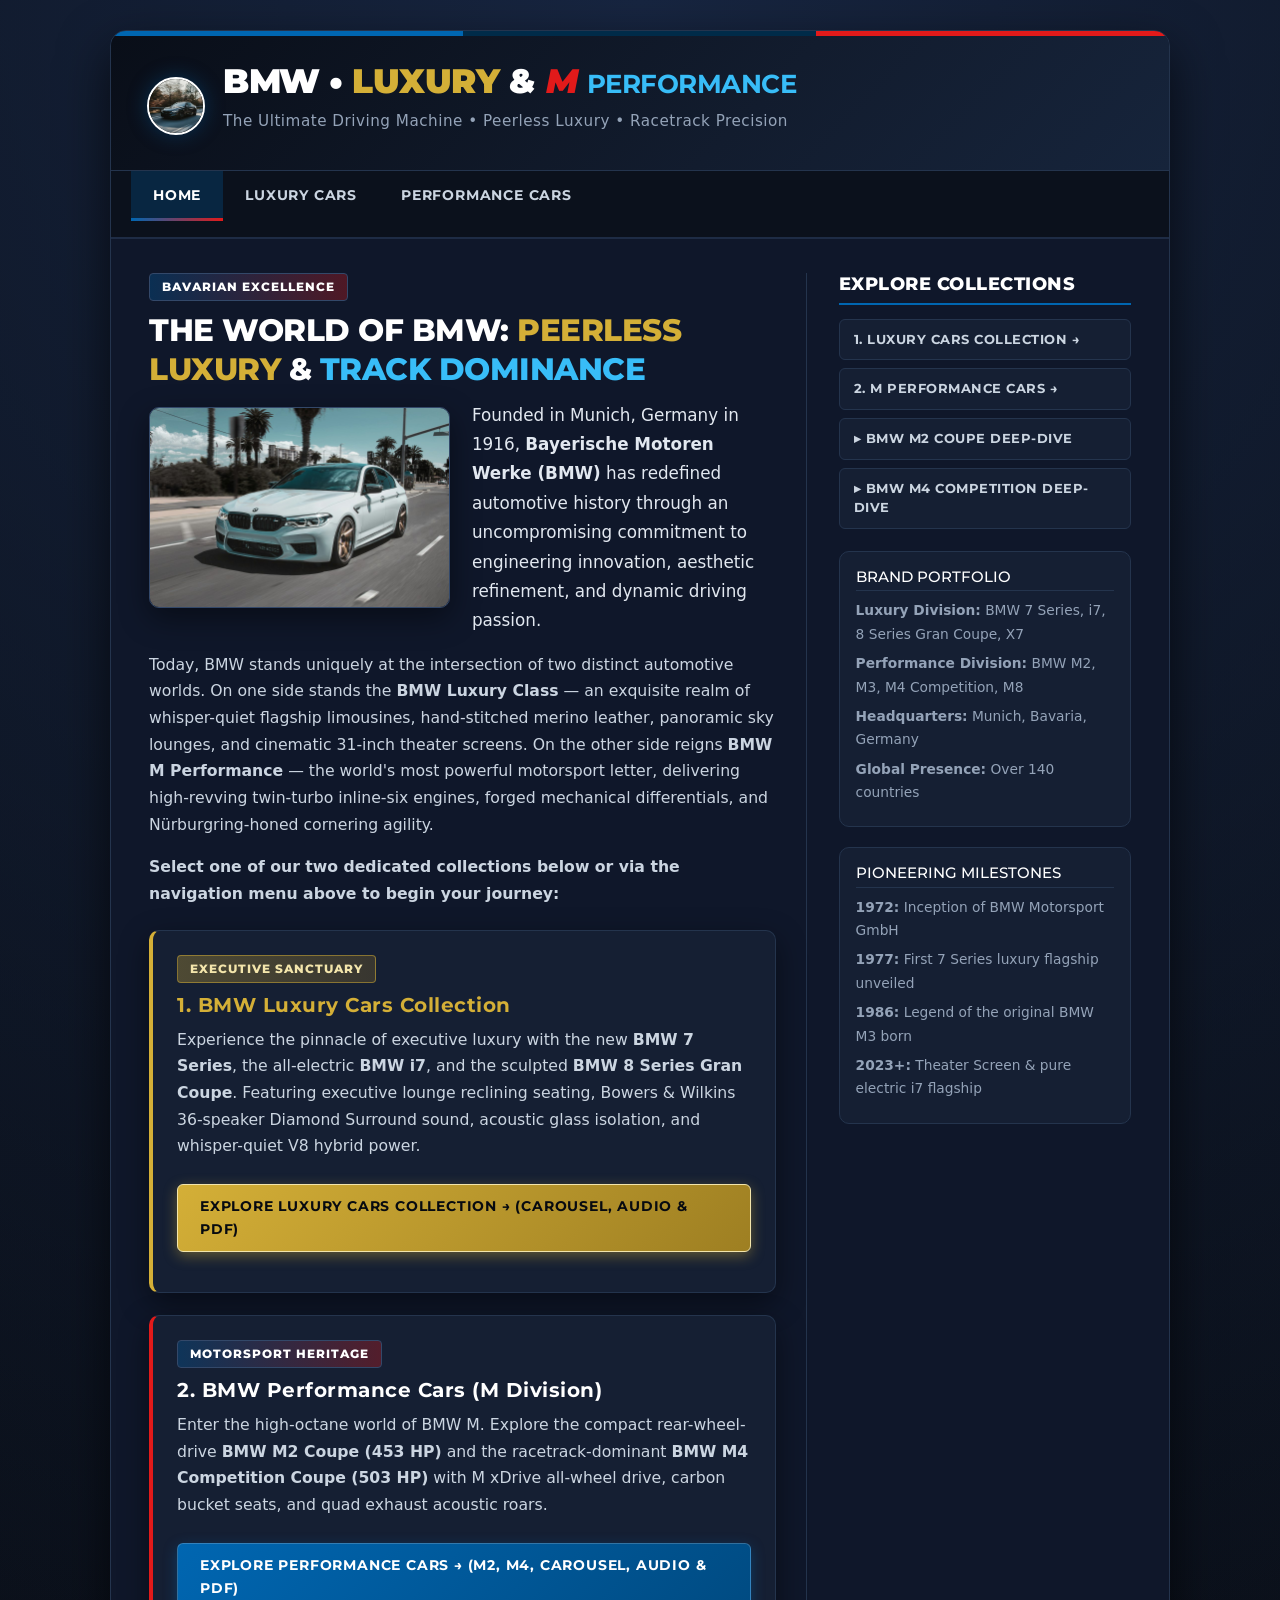
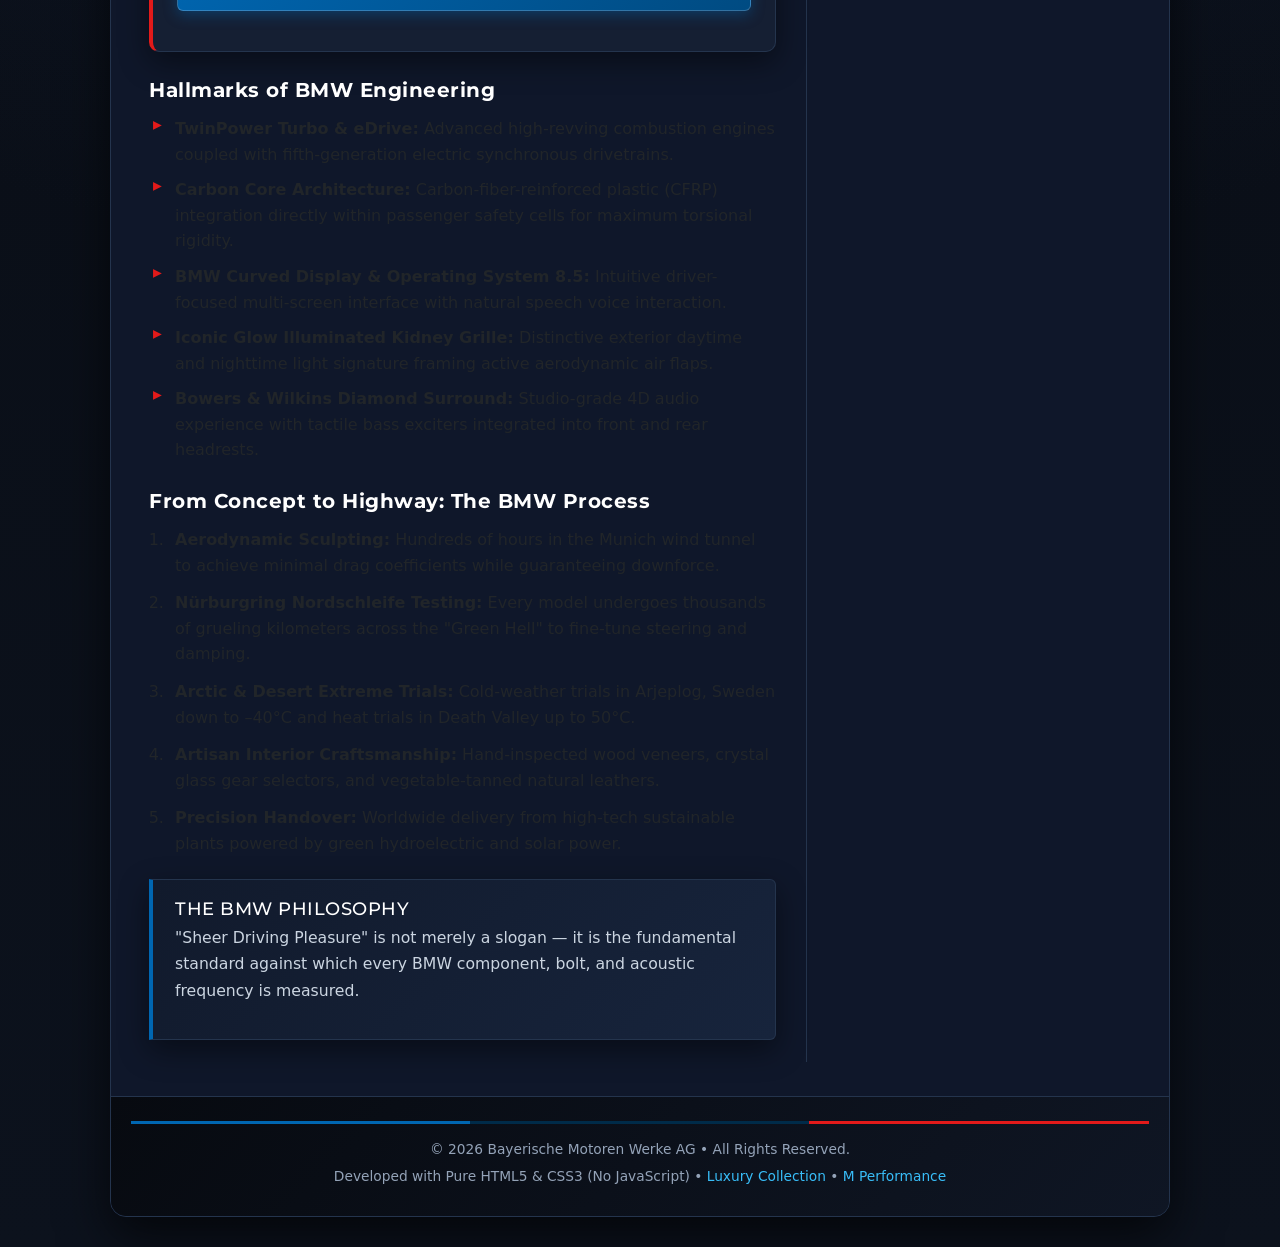
<file: index.html>
<!DOCTYPE html>
<html lang="en">

<head>
    <meta charset="UTF-8">
    <meta name="viewport" content="width=device-width, initial-scale=1.0">
    <title>BMW Official | Luxury Cars &amp; M Performance</title>
    <link rel="stylesheet" href="styles/normalize.css">
    <link rel="stylesheet" href="styles/main.css">
    <link rel="stylesheet" href="https://cdn.jsdelivr.net/npm/bootstrap@5.3.8/dist/css/bootstrap.min.css"
        integrity="sha384-sRIl4kxILFvY47J16cr9ZwB07vP4J8+LH7qKQnuqkuIAvNWLzeN8tE5YBujZqJLB" crossorigin="anonymous">
</head>

<body>

    <!-- Centered Main Wrapper -->
    <div id="wrapper">

        <!-- BMW Signature Tri-Color Accent Line -->
        <div class="m-tricolor-bar"></div>

        <!-- Header Section with Title, Tagline, Brand Logo & Gradient -->
        <header>
            <div class="header-top">
                <div class="header-branding">
                    <div class="header-logo-badge" title="BMW Official">
                        <img src="images/bmw-logo.jpg" alt="BMW Roundel Emblem">
                    </div>
                    <div class="header-text">
                        <h1>BMW &bull; <span class="gold-letter">LUXURY</span> &amp; <span class="m-letter">M</span>
                            <span class="sub-title">PERFORMANCE</span>
                        </h1>
                        <p class="tagline">The Ultimate Driving Machine &bull; Peerless Luxury &bull; Racetrack
                            Precision</p>
                    </div>
                </div>
                <!-- Pure CSS Mobile Menu Toggle Label -->
                <label for="nav-toggle" class="nav-toggle-label" aria-label="Toggle Navigation">
                    <span></span>
                    <span></span>
                    <span></span>
                </label>
            </div>
        </header>

        <!-- Pure CSS Checkbox for Mobile Navigation (Zero JS) -->
        <input type="checkbox" id="nav-toggle" class="nav-toggle-checkbox">

        <!-- Horizontal Navigation Menu with 2 Dedicated Divisions -->
        <nav class="main-nav">
            <ul>
                <li><a href="index.html" class="active">Home</a></li>
                <li><a href="pages/luxury.html"> Luxury Cars</a></li>
                <li><a href="pages/performance.html"> Performance Cars</a></li>
            </ul>
        </nav>

        <!-- Main Content Area: 2-Column Home Layout -->
        <main class="content-area home-layout clearfix">

            <!-- Section: Left Column (Floated Real Image, Brand Story, 2 Division Portals) -->
            <section class="main-section">
                <span class="model-badge">Bavarian Excellence</span>
                <h2 class="page-title">The World of BMW: <span class="gold-highlight">Peerless Luxury</span> &amp; <span
                        class="m-highlight">Track Dominance</span></h2>

                <!-- Floated Real Photograph with Carbon Outline & Shadow -->
                <img src="./images/bmw-hero.jpg" alt="BMW Brand Showcase" class="img-float-left">

                <p class="lead-text">
                    Founded in Munich, Germany in 1916, <strong>Bayerische Motoren Werke (BMW)</strong> has redefined
                    automotive history through an uncompromising commitment to engineering innovation, aesthetic
                    refinement, and dynamic driving passion.
                </p>

                <p>
                    Today, BMW stands uniquely at the intersection of two distinct automotive worlds. On one side stands
                    the <strong>BMW Luxury Class</strong> &mdash; an exquisite realm of whisper-quiet flagship
                    limousines, hand-stitched merino leather, panoramic sky lounges, and cinematic 31-inch theater
                    screens. On the other side reigns <strong>BMW M Performance</strong> &mdash; the world's most
                    powerful motorsport letter, delivering high-revving twin-turbo inline-six engines, forged mechanical
                    differentials, and N&uuml;rburgring-honed cornering agility.
                </p>

                <p>
                    <strong>Select one of our two dedicated collections below or via the navigation menu above to begin
                        your journey:</strong>
                </p>

                <!-- Division Card 1: Luxury Cars -->
                <div class="model-spotlight luxury-spotlight">
                    <span class="model-badge luxury-badge">Executive Sanctuary</span>
                    <h3 class="section-subtitle gold" style="margin-top:0;">1. BMW Luxury Cars Collection</h3>
                    <p>
                        Experience the pinnacle of executive luxury with the new <strong>BMW 7 Series</strong>, the
                        all-electric <strong>BMW i7</strong>, and the sculpted <strong>BMW 8 Series Gran Coupe</strong>.
                        Featuring executive lounge reclining seating, Bowers &amp; Wilkins 36-speaker Diamond Surround
                        sound, acoustic glass isolation, and whisper-quiet V8 hybrid power.
                    </p>
                    <p>
                        <a href="/pages/luxury.html" class="btn-download gold">Explore Luxury Cars Collection &rarr; (Carousel,
                            Audio &amp; PDF)</a>
                    </p>
                </div>

                <!-- Division Card 2: Performance Cars -->
                <div class="model-spotlight performance-spotlight">
                    <span class="model-badge">Motorsport Heritage</span>
                    <h3 class="section-subtitle" style="margin-top:0;">2. BMW Performance Cars (M Division)</h3>
                    <p>
                        Enter the high-octane world of BMW M. Explore the compact rear-wheel-drive <strong>BMW M2 Coupe
                            (453 HP)</strong> and the racetrack-dominant <strong>BMW M4 Competition Coupe (503
                            HP)</strong> with M xDrive all-wheel drive, carbon bucket seats, and quad exhaust acoustic
                        roars.
                    </p>
                    <p>
                        <a href="/pages/performance.html" class="btn-download">Explore Performance Cars &rarr; (M2, M4,
                            Carousel, Audio &amp; PDF)</a>
                    </p>
                </div>

                <!-- Unordered List: Hallmarks of BMW Innovation -->
                <h3 class="section-subtitle">Hallmarks of BMW Engineering</h3>
                <ul class="styled-list">
                    <li><strong>TwinPower Turbo &amp; eDrive:</strong> Advanced high-revving combustion engines coupled
                        with fifth-generation electric synchronous drivetrains.</li>
                    <li><strong>Carbon Core Architecture:</strong> Carbon-fiber-reinforced plastic (CFRP) integration
                        directly within passenger safety cells for maximum torsional rigidity.</li>
                    <li><strong>BMW Curved Display &amp; Operating System 8.5:</strong> Intuitive driver-focused
                        multi-screen interface with natural speech voice interaction.</li>
                    <li><strong>Iconic Glow Illuminated Kidney Grille:</strong> Distinctive exterior daytime and
                        nighttime light signature framing active aerodynamic air flaps.</li>
                    <li><strong>Bowers &amp; Wilkins Diamond Surround:</strong> Studio-grade 4D audio experience with
                        tactile bass exciters integrated into front and rear headrests.</li>
                </ul>

                <!-- Ordered List: The BMW Vehicle Lifecycle -->
                <h3 class="section-subtitle">From Concept to Highway: The BMW Process</h3>
                <ol class="styled-steps">
                    <li><strong>Aerodynamic Sculpting:</strong> Hundreds of hours in the Munich wind tunnel to achieve
                        minimal drag coefficients while guaranteeing downforce.</li>
                    <li><strong>N&uuml;rburgring Nordschleife Testing:</strong> Every model undergoes thousands of
                        grueling kilometers across the "Green Hell" to fine-tune steering and damping.</li>
                    <li><strong>Arctic &amp; Desert Extreme Trials:</strong> Cold-weather trials in Arjeplog, Sweden
                        down to &ndash;40&deg;C and heat trials in Death Valley up to 50&deg;C.</li>
                    <li><strong>Artisan Interior Craftsmanship:</strong> Hand-inspected wood veneers, crystal glass gear
                        selectors, and vegetable-tanned natural leathers.</li>
                    <li><strong>Precision Handover:</strong> Worldwide delivery from high-tech sustainable plants
                        powered by green hydroelectric and solar power.</li>
                </ol>

                <!-- Information Callout Card -->
                <div class="info-card">
                    <h4>The BMW Philosophy</h4>
                    <p>
                        "Sheer Driving Pleasure" is not merely a slogan &mdash; it is the fundamental standard against
                        which every BMW component, bolt, and acoustic frequency is measured.
                    </p>
                </div>
            </section>

            <!-- Aside: Right Column (Division Navigation & Heritage Facts) -->
            <aside class="sidebar">
                <h3 class="sidebar-title">Explore Collections</h3>
                <ul class="sidebar-nav-links">
                    <li><a href="/pages/luxury.html" class="gold-link">1. Luxury Cars Collection &rarr;</a></li>
                    <li><a href="/pages/performance.html">2. M Performance Cars &rarr;</a></li>
                    <li><a href="/pages/m2.html">▸ BMW M2 Coupe Deep-Dive</a></li>
                    <li><a href="/pages/m4.html">▸ BMW M4 Competition Deep-Dive</a></li>
                </ul>

                <!-- Sidebar Feature Box: Division Overview -->
                <div class="sidebar-box">
                    <h4>Brand Portfolio</h4>
                    <p><strong>Luxury Division:</strong> BMW 7 Series, i7, 8 Series Gran Coupe, X7</p>
                    <p><strong>Performance Division:</strong> BMW M2, M3, M4 Competition, M8</p>
                    <p><strong>Headquarters:</strong> Munich, Bavaria, Germany</p>
                    <p><strong>Global Presence:</strong> Over 140 countries</p>
                </div>

                <!-- Sidebar Feature Box: Technology Milestones -->
                <div class="sidebar-box">
                    <h4>Pioneering Milestones</h4>
                    <p><strong>1972:</strong> Inception of BMW Motorsport GmbH</p>
                    <p><strong>1977:</strong> First 7 Series luxury flagship unveiled</p>
                    <p><strong>1986:</strong> Legend of the original BMW M3 born</p>
                    <p><strong>2023+:</strong> Theater Screen &amp; pure electric i7 flagship</p>
                </div>
            </aside>

        </main>

        <!-- Modern Footer with Gradient & Character Entities -->
        <footer>
            <div class="m-tricolor-bar" style="height: 3px; margin-bottom: 14px;"></div>
            <p>&copy; 2026 Bayerische Motoren Werke AG &bull; All Rights Reserved.</p>
            <p>Developed with Pure HTML5 &amp; CSS3 (No JavaScript) &bull; <a href="/pages/luxury.html">Luxury Collection</a>
                &bull; <a href="/pages/performance.html">M Performance</a></p>
        </footer>

    </div>

</body>

</html>
</file>
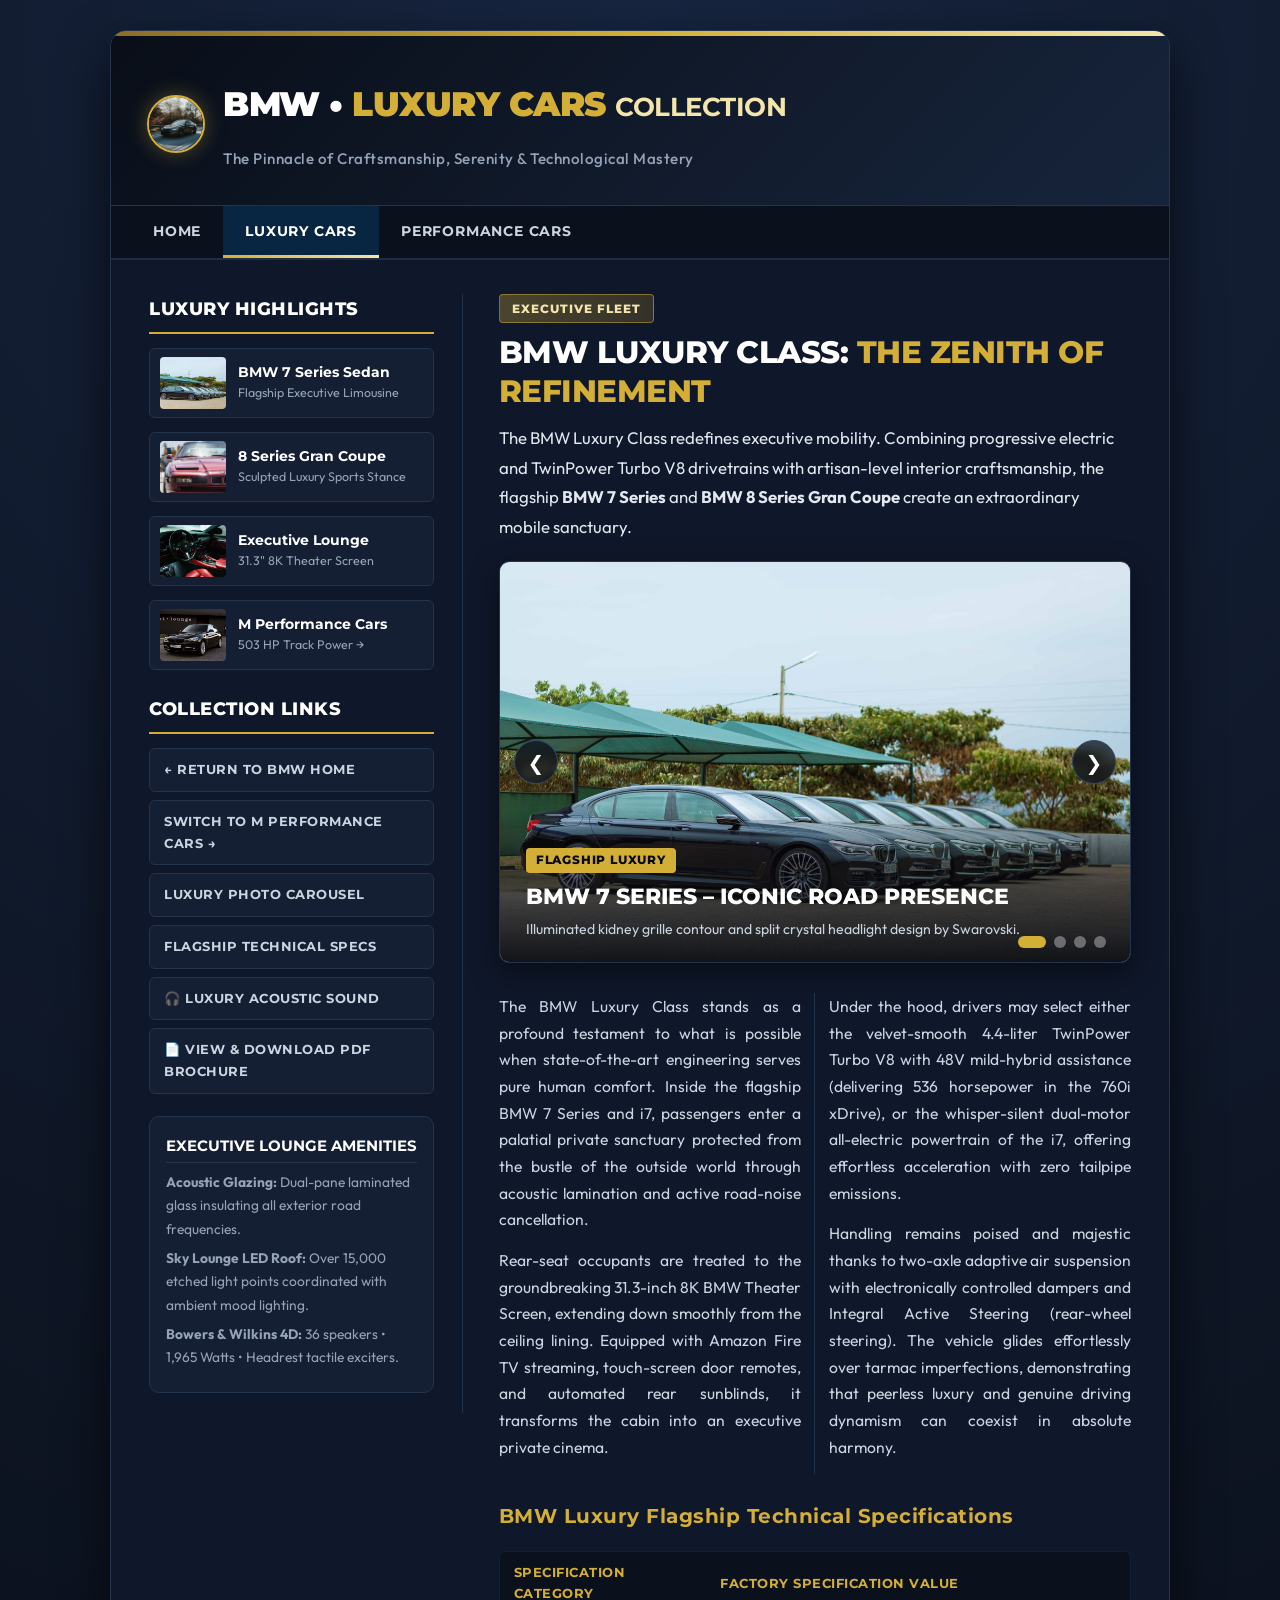
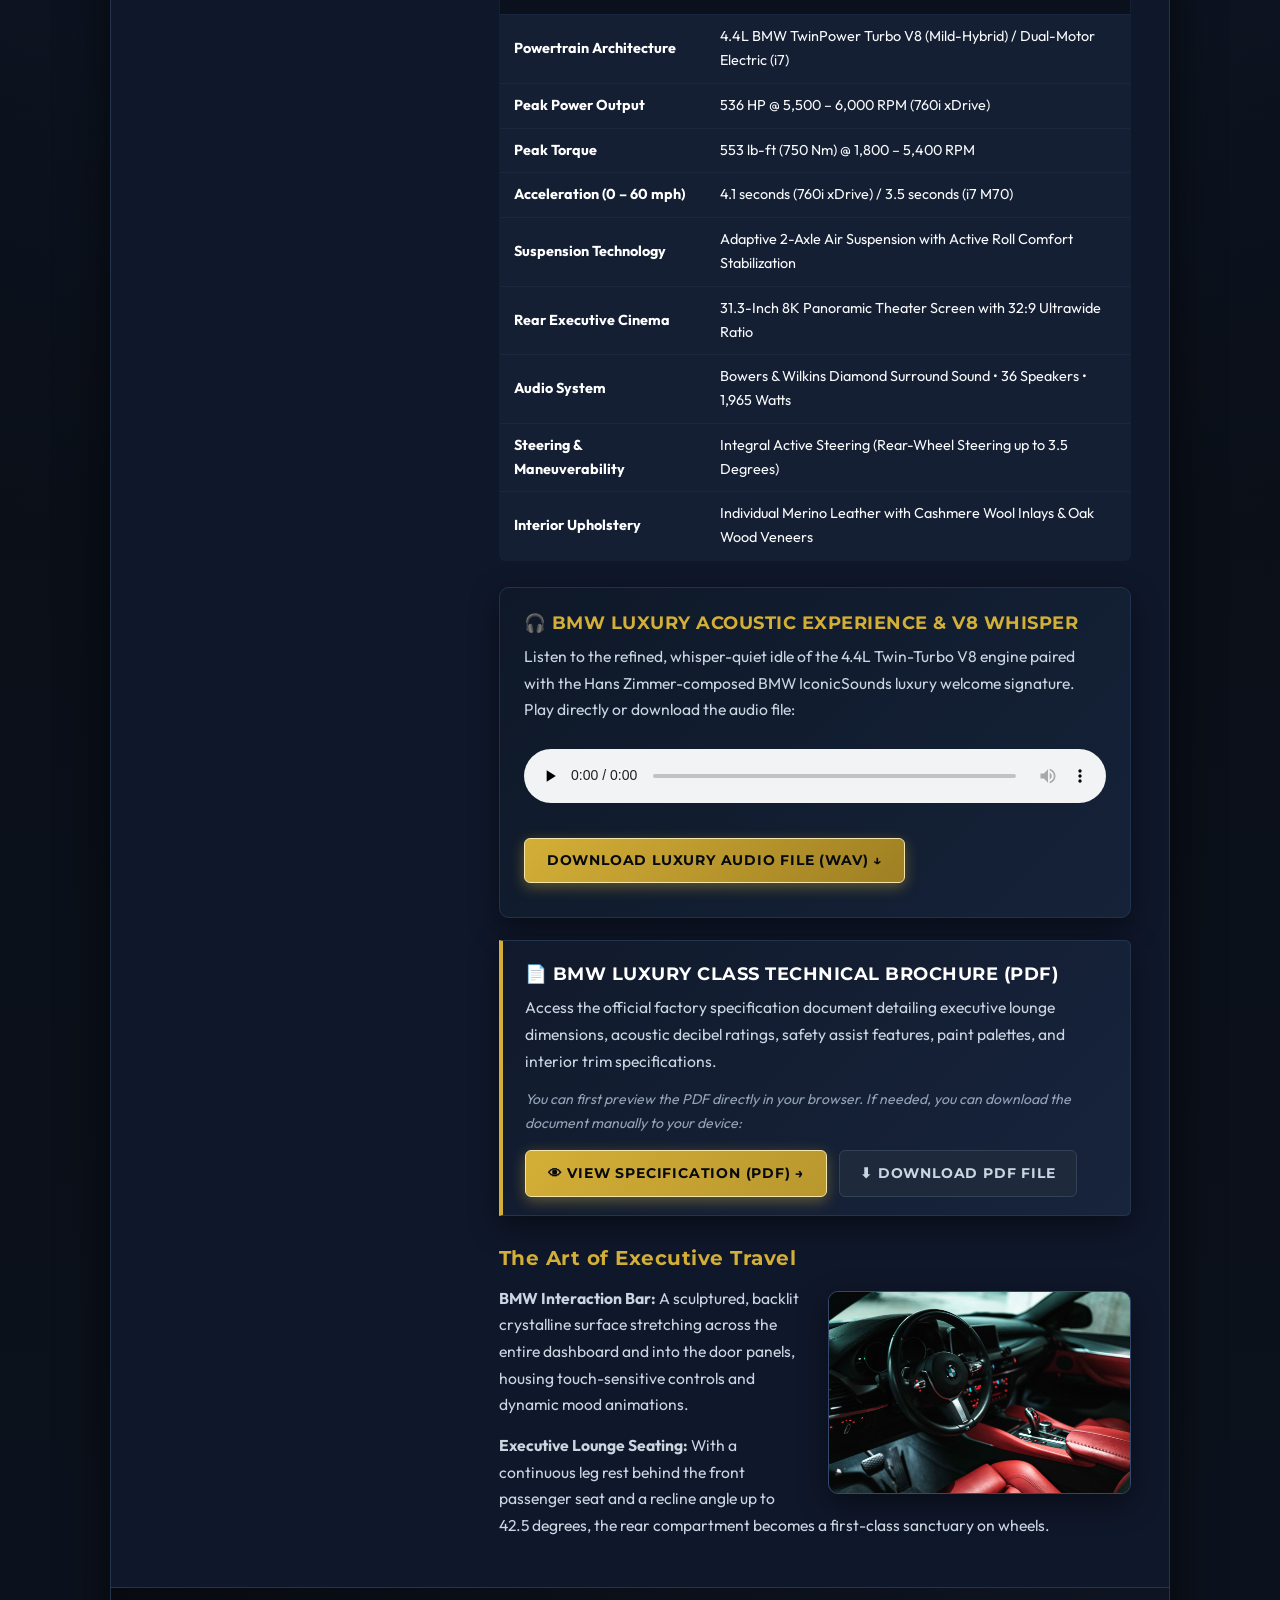
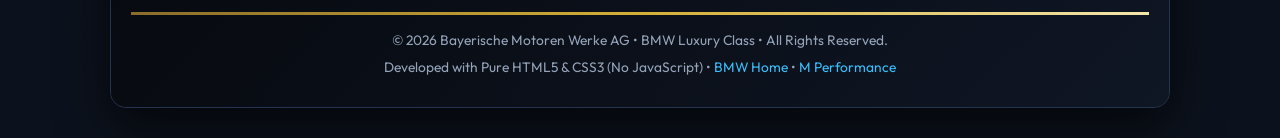
<file: pages/luxury.html>
<!DOCTYPE html>
<html lang="en">

<head>
  <meta charset="UTF-8">
  <meta name="viewport" content="width=device-width, initial-scale=1.0">
  <title>BMW Luxury Cars Collection | Flagship Sedans &amp; Gran Coupes</title>
  <link rel="stylesheet" href="../styles/normalize.css">
  <link rel="stylesheet" href="../styles/main.css">
</head>

<body>

  <!-- Centered Main Wrapper -->
  <div id="wrapper">

    <!-- BMW Luxury Gold Accent Line -->
    <div class="luxury-gold-bar"></div>

    <!-- Header Section with Title, Tagline, Brand Logo & Gradient -->
    <header>
      <div class="header-top">
        <div class="header-branding">
          <div class="header-logo-badge" title="BMW Luxury Class"
            style="border-color: #d4af37; box-shadow: 0 0 20px rgba(212,175,55,0.35);">
            <img src="../images/bmw-logo.jpg" alt="BMW Roundel Logo">
          </div>
          <div class="header-text">
            <h1>BMW &bull; <span class="gold-letter">LUXURY CARS</span> <span class="sub-title"
                style="color: #f3e5ab;">COLLECTION</span></h1>
            <p class="tagline">The Pinnacle of Craftsmanship, Serenity &amp; Technological Mastery</p>
          </div>
        </div>
        <!-- Pure CSS Mobile Menu Toggle Label -->
        <label for="nav-toggle" class="nav-toggle-label" aria-label="Toggle Navigation">
          <span></span>
          <span></span>
          <span></span>
        </label>
      </div>
    </header>

    <!-- Pure CSS Checkbox for Mobile Navigation (Zero JS) -->
    <input type="checkbox" id="nav-toggle" class="nav-toggle-checkbox">

    <!-- Horizontal Navigation Menu -->
    <nav class="main-nav">
      <ul>
        <li><a href="../index.html">Home</a></li>
        <li><a href="/pages/luxury.html" class="active active-luxury"> Luxury Cars</a></li>
        <li><a href="/pages/performance.html"> Performance Cars</a></li>

      </ul>
    </nav>

    <!-- Main Content Area: Content Page Layout (Left Sidebar + Right Section) -->
    <main class="content-area left-sidebar-layout clearfix">

      <!-- Sidebar: Left Column (Thumbnail Image Links & Quick Navigation) -->
      <aside class="sidebar">
        <h3 class="sidebar-title gold">Luxury Highlights</h3>

        <!-- List with Image Links (as required by specifications) -->
        <ul class="image-link-list">
          <li>
            <a href="#lux-carousel" class="thumb-card">
              <img src="../images/bmw-luxury-slide1.jpg" alt="BMW 7 Series Fleet" class="thumb-photo">
              <div class="thumb-info">
                <strong>BMW 7 Series Sedan</strong>
                <span>Flagship Executive Limousine</span>
              </div>
            </a>
          </li>
          <li>
            <a href="#lux-specs" class="thumb-card">
              <img src="../images/bmw-luxury-slide2.jpg" alt="BMW 8 Series Gran Coupe" class="thumb-photo">
              <div class="thumb-info">
                <strong>8 Series Gran Coupe</strong>
                <span>Sculpted Luxury Sports Stance</span>
              </div>
            </a>
          </li>
          <li>
            <a href="#lux-lounge" class="thumb-card">
              <img src="../images/bmw-luxury-slide3.jpg" alt="BMW Executive Lounge Cockpit" class="thumb-photo">
              <div class="thumb-info">
                <strong>Executive Lounge</strong>
                <span>31.3" 8K Theater Screen</span>
              </div>
            </a>
          </li>
          <li>
            <a href="/pages/performance.html" class="thumb-card">
              <img src="/images/bmw-luxury-slide4.jpg" alt="BMW M4 Competition" class="thumb-photo">
              <div class="thumb-info">
                <strong>M Performance Cars</strong>
                <span>503 HP Track Power &rarr;</span>
              </div>
            </a>
          </li>
        </ul>

        <!-- Navigation Links including Return to Home Link -->
        <h3 class="sidebar-title gold">Collection Links</h3>
        <ul class="sidebar-nav-links">
          <li><a href="../index.html">&larr; Return to BMW Home</a></li>
          <li><a href="/pages/performance.html">Switch to M Performance Cars &rarr;</a></li>
          <li><a href="#lux-carousel">Luxury Photo Carousel</a></li>
          <li><a href="#lux-specs">Flagship Technical Specs</a></li>
          <li><a href="#lux-audio">&#127911; Luxury Acoustic Sound</a></li>
          <li><a href="#lux-pdf">&#128196; View &amp; Download PDF Brochure</a></li>
        </ul>

        <!-- Sidebar Resource Box -->
        <div class="sidebar-box">
          <h4>Executive Lounge Amenities</h4>
          <p><strong>Acoustic Glazing:</strong> Dual-pane laminated glass insulating all exterior road frequencies.</p>
          <p><strong>Sky Lounge LED Roof:</strong> Over 15,000 etched light points coordinated with ambient mood
            lighting.</p>
          <p><strong>Bowers &amp; Wilkins 4D:</strong> 36 speakers &bull; 1,965 Watts &bull; Headrest tactile exciters.
          </p>
        </div>
      </aside>

      <!-- Main Section: Right Column (Carousel, 2-Column Article, Specs Table, Audio & PDF) -->
      <section class="main-section">
        <span class="model-badge luxury-badge">Executive Fleet</span>
        <h2 class="page-title">BMW Luxury Class: <span class="gold-highlight">The Zenith of Refinement</span></h2>

        <p class="lead-text">
          The BMW Luxury Class redefines executive mobility. Combining progressive electric and TwinPower Turbo V8
          drivetrains with artisan-level interior craftsmanship, the flagship <strong>BMW 7 Series</strong> and
          <strong>BMW 8 Series Gran Coupe</strong> create an extraordinary mobile sanctuary.
        </p>

        <!-- =================================================================
             BMW LUXURY CLASS PURE CSS CAROUSEL (ZERO JAVASCRIPT)
             4 High-Resolution Real Luxury Photos with Radio Buttons, Arrows & Bullets
             ================================================================= -->
        <div class="css-carousel-wrapper" id="lux-carousel">
          <!-- 4 Radio Buttons controlling 4 Luxury Slides -->
          <input type="radio" name="lux-slide" id="lux-slide1" checked>
          <input type="radio" name="lux-slide" id="lux-slide2">
          <input type="radio" name="lux-slide" id="lux-slide3">
          <input type="radio" name="lux-slide" id="lux-slide4">

          <!-- Carousel Viewport -->
          <div class="carousel-viewport">

            <!-- Slide 1: BMW 7 Series Flagship Sedan -->
            <div class="carousel-item slide-1">
              <img src="../images/bmw-luxury-slide1.jpg" alt="BMW 7 Series Luxury Flagship">
              <div class="carousel-overlay">
                <span class="badge gold-badge">Flagship Luxury</span>
                <h3>BMW 7 Series &ndash; Iconic Road Presence</h3>
                <p>Illuminated kidney grille contour and split crystal headlight design by Swarovski.</p>
              </div>
              <label for="lux-slide4" class="carousel-arrow gold-hover prev" title="Previous Slide">&#10094;</label>
              <label for="lux-slide2" class="carousel-arrow gold-hover next" title="Next Slide">&#10095;</label>
            </div>

            <!-- Slide 2: BMW 8 Series Gran Coupe -->
            <div class="carousel-item slide-2">
              <img src="../images/bmw-luxury-slide2.jpg" alt="BMW 8 Series Gran Coupe">
              <div class="carousel-overlay">
                <span class="badge gold-badge">Grand Tourer</span>
                <h3>BMW 8 Series Gran Coupe &ndash; Athletic Elegance</h3>
                <p>Four-door coupe silhouette with frameless glass windows and twin-turbo performance.</p>
              </div>
              <label for="lux-slide1" class="carousel-arrow gold-hover prev" title="Previous Slide">&#10094;</label>
              <label for="lux-slide3" class="carousel-arrow gold-hover next" title="Next Slide">&#10095;</label>
            </div>

            <!-- Slide 3: Executive Lounge & Curved Display -->
            <div class="carousel-item slide-3">
              <img src="../images/bmw-luxury-slide3.jpg" alt="Executive Lounge Cockpit & Curved Display">
              <div class="carousel-overlay">
                <span class="badge gold-badge">Sanctuary Interior</span>
                <h3>Executive Lounge &amp; BMW Curved Display</h3>
                <p>Hand-crafted fine-grain Merino leather and faceted crystal glass iDrive controller.</p>
              </div>
              <label for="lux-slide2" class="carousel-arrow gold-hover prev" title="Previous Slide">&#10094;</label>
              <label for="lux-slide4" class="carousel-arrow gold-hover next" title="Next Slide">&#10095;</label>
            </div>

            <!-- Slide 4: Black Luxury Flagship Stance -->
            <div class="carousel-item slide-4">
              <img src="../images/bmw-luxury-slide4.jpg" alt="Black Luxury Flagship Stance">
              <div class="carousel-overlay">
                <span class="badge gold-badge">Whisper-Quiet Power</span>
                <h3>Adaptive Two-Axle Air Suspension</h3>
                <p>Automatic level control with predictive camera scanning of upcoming road surfaces.</p>
              </div>
              <label for="lux-slide3" class="carousel-arrow gold-hover prev" title="Previous Slide">&#10094;</label>
              <label for="lux-slide1" class="carousel-arrow gold-hover next" title="Next Slide">&#10095;</label>
            </div>

          </div>

          <!-- Bullet Dots for Direct Click Navigation -->
          <div class="carousel-bullets">
            <label for="lux-slide1" class="carousel-bullet bullet-1" title="Slide 1: 7 Series"></label>
            <label for="lux-slide2" class="carousel-bullet bullet-2" title="Slide 2: 8 Series"></label>
            <label for="lux-slide3" class="carousel-bullet bullet-3" title="Slide 3: Interior"></label>
            <label for="lux-slide4" class="carousel-bullet bullet-4" title="Slide 4: Stance"></label>
          </div>
        </div>

        <!-- 2-Column Article (PDF Requirement) -->
        <article class="two-column-article">
          <p>
            The BMW Luxury Class stands as a profound testament to what is possible when state-of-the-art engineering
            serves pure human comfort. Inside the flagship BMW 7 Series and i7, passengers enter a palatial private
            sanctuary protected from the bustle of the outside world through acoustic lamination and active road-noise
            cancellation.
          </p>

          <p>
            Rear-seat occupants are treated to the groundbreaking 31.3-inch 8K BMW Theater Screen, extending down
            smoothly from the ceiling lining. Equipped with Amazon Fire TV streaming, touch-screen door remotes, and
            automated rear sunblinds, it transforms the cabin into an executive private cinema.
          </p>

          <p>
            Under the hood, drivers may select either the velvet-smooth 4.4-liter TwinPower Turbo V8 with 48V
            mild-hybrid assistance (delivering 536 horsepower in the 760i xDrive), or the whisper-silent dual-motor
            all-electric powertrain of the i7, offering effortless acceleration with zero tailpipe emissions.
          </p>

          <p>
            Handling remains poised and majestic thanks to two-axle adaptive air suspension with electronically
            controlled dampers and Integral Active Steering (rear-wheel steering). The vehicle glides effortlessly over
            tarmac imperfections, demonstrating that peerless luxury and genuine driving dynamism can coexist in
            absolute harmony.
          </p>
        </article>

        <!-- Technical Specifications Table in Text -->
        <div id="lux-specs">
          <h3 class="section-subtitle gold">BMW Luxury Flagship Technical Specifications</h3>
          <table class="specs-table luxury-specs">
            <thead>
              <tr>
                <th>Specification Category</th>
                <th>Factory Specification Value</th>
              </tr>
            </thead>
            <tbody>
              <tr>
                <td><strong>Powertrain Architecture</strong></td>
                <td>4.4L BMW TwinPower Turbo V8 (Mild-Hybrid) / Dual-Motor Electric (i7)</td>
              </tr>
              <tr>
                <td><strong>Peak Power Output</strong></td>
                <td>536 HP @ 5,500 &ndash; 6,000 RPM (760i xDrive)</td>
              </tr>
              <tr>
                <td><strong>Peak Torque</strong></td>
                <td>553 lb-ft (750 Nm) @ 1,800 &ndash; 5,400 RPM</td>
              </tr>
              <tr>
                <td><strong>Acceleration (0 &ndash; 60 mph)</strong></td>
                <td>4.1 seconds (760i xDrive) / 3.5 seconds (i7 M70)</td>
              </tr>
              <tr>
                <td><strong>Suspension Technology</strong></td>
                <td>Adaptive 2-Axle Air Suspension with Active Roll Comfort Stabilization</td>
              </tr>
              <tr>
                <td><strong>Rear Executive Cinema</strong></td>
                <td>31.3-Inch 8K Panoramic Theater Screen with 32:9 Ultrawide Ratio</td>
              </tr>
              <tr>
                <td><strong>Audio System</strong></td>
                <td>Bowers &amp; Wilkins Diamond Surround Sound &bull; 36 Speakers &bull; 1,965 Watts</td>
              </tr>
              <tr>
                <td><strong>Steering &amp; Maneuverability</strong></td>
                <td>Integral Active Steering (Rear-Wheel Steering up to 3.5 Degrees)</td>
              </tr>
              <tr>
                <td><strong>Interior Upholstery</strong></td>
                <td>Individual Merino Leather with Cashmere Wool Inlays &amp; Oak Wood Veneers</td>
              </tr>
            </tbody>
          </table>
        </div>

        <!-- Car Sound / Audio File Section (Required) -->
        <div class="audio-card gold-card" id="lux-audio">
          <h4>&#127911; BMW Luxury Acoustic Experience &amp; V8 Whisper</h4>
          <p>
            Listen to the refined, whisper-quiet idle of the 4.4L Twin-Turbo V8 engine paired with the Hans
            Zimmer-composed BMW IconicSounds luxury welcome signature. Play directly or download the audio file:
          </p>
          <audio controls preload="none">
            <source src="/media/bmw-luxury-sound.wav" type="audio/wav">
            Your browser does not support the audio element.
          </audio>
          <p style="margin-top: 10px;">
            <a href="/media/bmw-luxury-sound.wav" class="btn-download gold" download>
              Download Luxury Audio File (WAV) &darr;
            </a>
          </p>
        </div>

        <!-- PDF Specifications Section: First View PDF, Download Manually After (Required) -->
        <div class="info-card gold-card" id="lux-pdf">
          <h4>&#128196; BMW Luxury Class Technical Brochure (PDF)</h4>
          <p>
            Access the official factory specification document detailing executive lounge dimensions, acoustic decibel
            ratings, safety assist features, paint palettes, and interior trim specifications.
          </p>
          <p style="font-size: 0.88rem; color: #94a3b8; margin-top: 6px;">
            <em>You can first preview the PDF directly in your browser. If needed, you can download the document
              manually to your device:</em>
          </p>
          <!-- Dual Action Buttons -->
          <div class="pdf-actions">
            <!-- 1. First View PDF in new tab -->
            <a href="media/bmw-luxury-specifications.pdf" target="_blank" class="btn-view-pdf gold-btn">
              &#128065; View Specification (PDF) &rarr;
            </a>
            <!-- 2. Manual Download Button if needed -->
            <a href="media/bmw-luxury-specifications.pdf" download class="btn-download-pdf">
              &#11015; Download PDF File
            </a>
          </div>
        </div>

        <!-- Additional Luxury Highlights -->
        <div id="lux-lounge" style="margin-top: 24px;">
          <h3 class="section-subtitle gold">The Art of Executive Travel</h3>
          <img src="/images/bmw-luxury-slide3.jpg" alt="BMW Luxury Interior" class="img-float-right">
          <p>
            <strong>BMW Interaction Bar:</strong> A sculptured, backlit crystalline surface stretching across the entire
            dashboard and into the door panels, housing touch-sensitive controls and dynamic mood animations.
          </p>
          <p>
            <strong>Executive Lounge Seating:</strong> With a continuous leg rest behind the front passenger seat and a
            recline angle up to 42.5 degrees, the rear compartment becomes a first-class sanctuary on wheels.
          </p>
        </div>

      </section>

    </main>

    <!-- Modern Footer with Gradient & Character Entities -->
    <footer>
      <div class="luxury-gold-bar" style="height: 3px; margin-bottom: 14px;"></div>
      <p>&copy; 2026 Bayerische Motoren Werke AG &bull; BMW Luxury Class &bull; All Rights Reserved.</p>
      <p>Developed with Pure HTML5 &amp; CSS3 (No JavaScript) &bull; <a href="../index.html">BMW Home</a> &bull; <a
          href="performance.html">M Performance</a></p>
    </footer>

  </div>

</body>

</html>
</file>
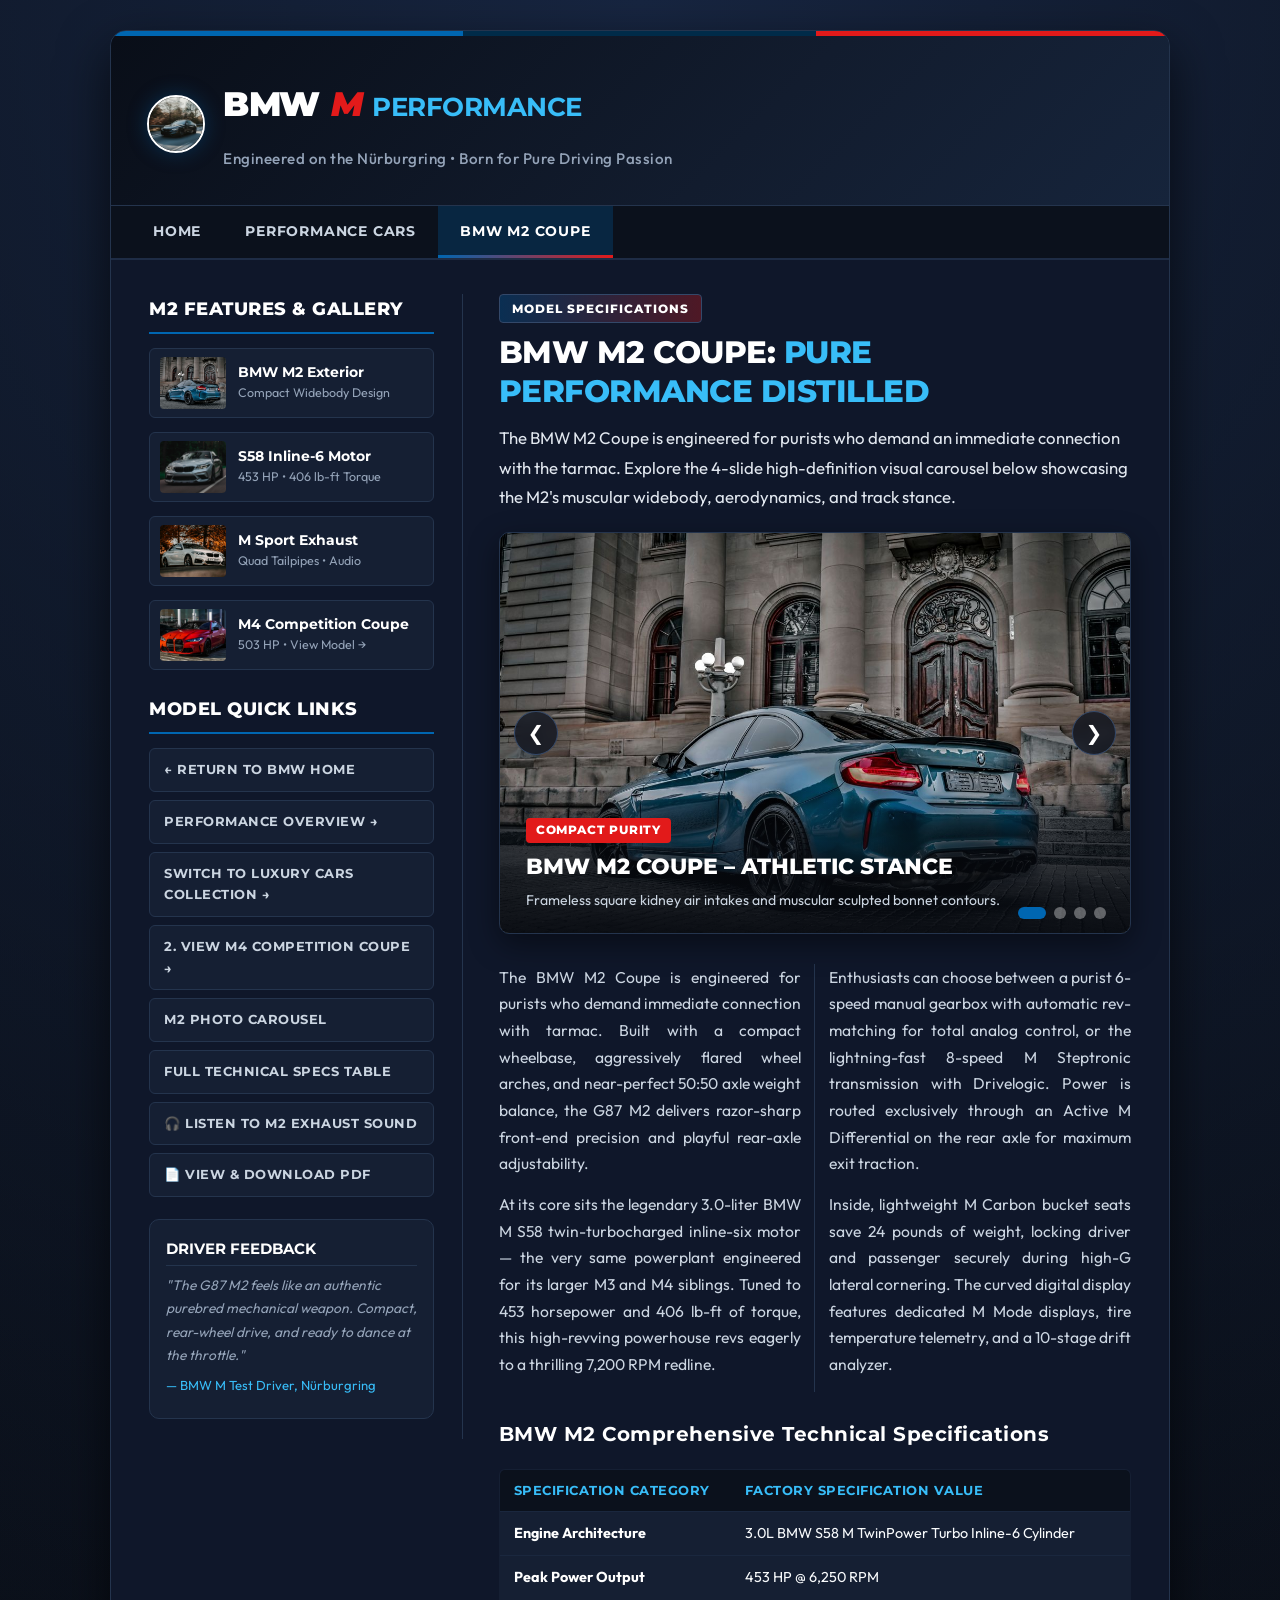
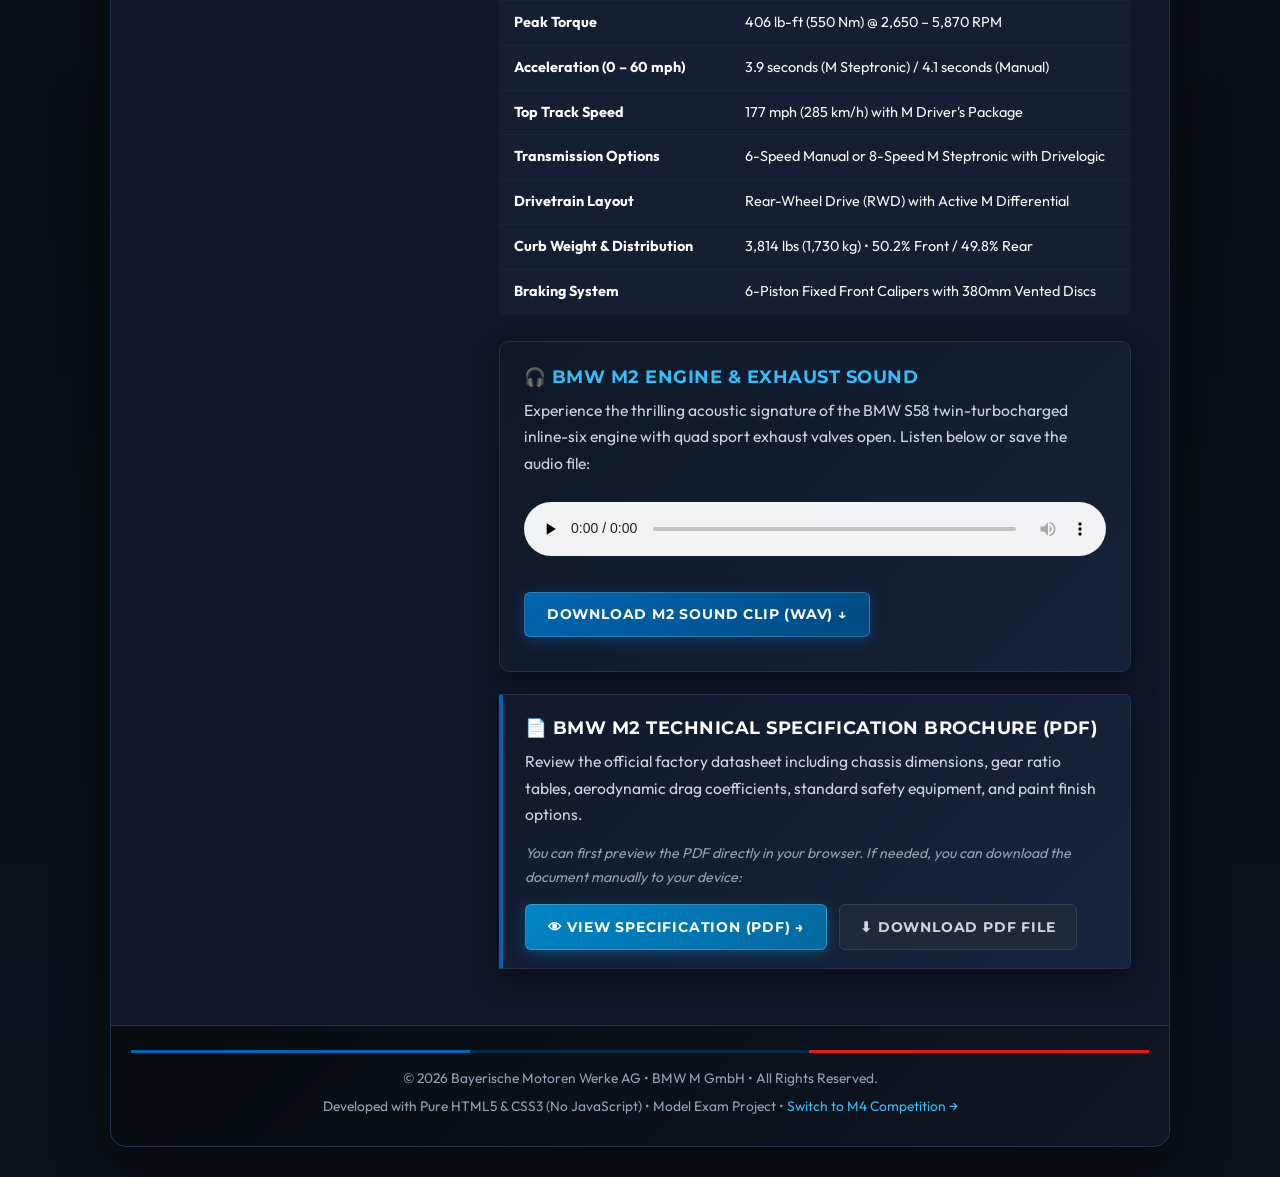
<file: pages/m2.html>
<!DOCTYPE html>
<html lang="en">

<head>
  <meta charset="UTF-8">
  <meta name="viewport" content="width=device-width, initial-scale=1.0">
  <title>BMW M2 Coupe | Specifications, Carousel &amp; Sound</title>
  <link rel="stylesheet" href="../styles/normalize.css">
  <link rel="stylesheet" href="../styles/main.css">
</head>

<body>

  <!-- Centered Main Wrapper -->
  <div id="wrapper">

    <!-- BMW M Motorsport Signature Tri-Color Accent Line -->
    <div class="m-tricolor-bar"></div>

    <!-- Header Section with Title, Tagline, Brand Logo & Gradient -->
    <header>
      <div class="header-top">
        <div class="header-branding">
          <div class="header-logo-badge" title="BMW M Performance">
            <img src="/images/bmw-logo.jpg" alt="BMW Roundel Logo">
          </div>
          <div class="header-text">
            <h1>BMW <span class="m-letter">M</span> <span class="sub-title">PERFORMANCE</span></h1>
            <p class="tagline">Engineered on the N&uuml;rburgring &bull; Born for Pure Driving Passion</p>
          </div>
        </div>
        <label for="nav-toggle" class="nav-toggle-label" aria-label="Toggle Navigation">
          <span></span>
          <span></span>
          <span></span>
        </label>
      </div>
    </header>

    <!-- Pure CSS Checkbox for Mobile Navigation (Zero JS) -->
    <input type="checkbox" id="nav-toggle" class="nav-toggle-checkbox">

    <!-- Horizontal Navigation Menu -->
    <nav class="main-nav">
      <ul>
        <li><a href="index.html">Home</a></li>

        <li><a href="/pages/performance.html">Performance Cars</a></li>
        <li><a href="/pages/m2.html" class="active"> BMW M2 Coupe</a></li>

      </ul>
    </nav>

    <!-- Main Content Area: Content Page 1 Layout (Left Sidebar + Right Section) -->
    <main class="content-area left-sidebar-layout clearfix">

      <!-- Sidebar: Left Column (Thumbnail Image Links & Quick Navigation) -->
      <aside class="sidebar">
        <h3 class="sidebar-title">M2 Features &amp; Gallery</h3>

        <!-- List with Image Links (as required by specifications) -->
        <ul class="image-link-list">
          <li>
            <a href="#m2-carousel" class="thumb-card">
              <img src="/images/bmw-m2-slide1.jpg" alt="BMW M2 Coupe Stance" class="thumb-photo">
              <div class="thumb-info">
                <strong>BMW M2 Exterior</strong>
                <span>Compact Widebody Design</span>
              </div>
            </a>
          </li>
          <li>
            <a href="#m2-specs" class="thumb-card">
              <img src="/images/bmw-m2-slide2.jpg" alt="BMW M2 Performance" class="thumb-photo">
              <div class="thumb-info">
                <strong>S58 Inline-6 Motor</strong>
                <span>453 HP &bull; 406 lb-ft Torque</span>
              </div>
            </a>
          </li>
          <li>
            <a href="#m2-audio" class="thumb-card">
              <img src="/images/bmw-m2-slide3.jpg" alt="BMW M2 Track Edition" class="thumb-photo">
              <div class="thumb-info">
                <strong>M Sport Exhaust</strong>
                <span>Quad Tailpipes &bull; Audio</span>
              </div>
            </a>
          </li>
          <li>
            <a href="/pages/m4.html" class="thumb-card">
              <img src="/images/bmw-m4-slide1.jpg" alt="BMW M4 Competition" class="thumb-photo">
              <div class="thumb-info">
                <strong>M4 Competition Coupe</strong>
                <span>503 HP &bull; View Model &rarr;</span>
              </div>
            </a>
          </li>
        </ul>

        <!-- Navigation Links including Return to Home Link -->
        <h3 class="sidebar-title">Model Quick Links</h3>
        <ul class="sidebar-nav-links">
          <li><a href="index.html">&larr; Return to BMW Home</a></li>
          <li><a href="performance.html">Performance Overview &rarr;</a></li>
          <li><a href="luxury.html" class="gold-link">Switch to Luxury Cars Collection &rarr;</a></li>
          <li><a href="m4.html">2. View M4 Competition Coupe &rarr;</a></li>
          <li><a href="#m2-carousel">M2 Photo Carousel</a></li>
          <li><a href="#m2-specs">Full Technical Specs Table</a></li>
          <li><a href="#m2-audio">&#127911; Listen to M2 Exhaust Sound</a></li>
          <li><a href="#m2-pdf">&#128196; View &amp; Download PDF</a></li>
        </ul>

        <!-- Sidebar Resource Box -->
        <div class="sidebar-box">
          <h4>Driver Feedback</h4>
          <p>
            <em>"The G87 M2 feels like an authentic purebred mechanical weapon. Compact, rear-wheel drive, and ready to
              dance at the throttle."</em>
          </p>
          <p style="color: #38bdf8; font-size: 0.82rem; margin-top: 6px;">
            &mdash; BMW M Test Driver, N&uuml;rburgring
          </p>
        </div>
      </aside>

      <!-- Main Section: Right Column (Carousel, 2-Column Article, Specs Table, Audio & PDF) -->
      <section class="main-section">
        <span class="model-badge">Model Specifications</span>
        <h2 class="page-title">BMW M2 Coupe: <span class="m-highlight">Pure Performance Distilled</span></h2>

        <p class="lead-text">
          The BMW M2 Coupe is engineered for purists who demand an immediate connection with the tarmac. Explore the
          4-slide high-definition visual carousel below showcasing the M2's muscular widebody, aerodynamics, and track
          stance.
        </p>

        <!-- =================================================================
             BMW M2 PURE CSS CAROUSEL (ZERO JAVASCRIPT)
             4 Verified BMW M2 Photos with Radio Buttons, Arrows & Bullet Dots
             ================================================================= -->
        <div class="css-carousel-wrapper" id="m2-carousel">
          <!-- 4 Radio Buttons controlling 4 M2 Slides -->
          <input type="radio" name="m2-slide" id="m2-slide1" checked>
          <input type="radio" name="m2-slide" id="m2-slide2">
          <input type="radio" name="m2-slide" id="m2-slide3">
          <input type="radio" name="m2-slide" id="m2-slide4">

          <!-- Carousel Viewport -->
          <div class="carousel-viewport">

            <!-- Slide 1: Front 3/4 View in Signature Blue -->
            <div class="carousel-item slide-1">
              <img src="/images/bmw-m2-slide1.jpg" alt="BMW M2 Coupe Front View">
              <div class="carousel-overlay">
                <span class="badge">Compact Purity</span>
                <h3>BMW M2 Coupe &ndash; Athletic Stance</h3>
                <p>Frameless square kidney air intakes and muscular sculpted bonnet contours.</p>
              </div>
              <label for="m2-slide4" class="carousel-arrow prev" title="Previous Slide">&#10094;</label>
              <label for="m2-slide2" class="carousel-arrow next" title="Next Slide">&#10095;</label>
            </div>

            <!-- Slide 2: Highway & Track Stance at Speed -->
            <div class="carousel-item slide-2">
              <img src="/images/bmw-m2-slide2.jpg" alt="BMW M2 Coupe High Speed Stance">
              <div class="carousel-overlay">
                <span class="badge">453 Horsepower</span>
                <h3>Rear-Wheel-Drive Dynamic Precision</h3>
                <p>Shortened wheelbase with near-perfect 50:50 front-to-rear axle weight balance.</p>
              </div>
              <label for="m2-slide1" class="carousel-arrow prev" title="Previous Slide">&#10094;</label>
              <label for="m2-slide3" class="carousel-arrow next" title="Next Slide">&#10095;</label>
            </div>

            <!-- Slide 3: Track Edition Widebody -->
            <div class="carousel-item slide-3">
              <img src="/images/bmw-m2-slide3.jpg" alt="BMW M2 Track Edition Widebody">
              <div class="carousel-overlay">
                <span class="badge">Motorsport Aerodynamics</span>
                <h3>Flared Fenders &amp; Aerodynamic Air Curtains</h3>
                <p>Functional wheel arch vents channeling airflow directly over cooling radiators.</p>
              </div>
              <label for="m2-slide2" class="carousel-arrow prev" title="Previous Slide">&#10094;</label>
              <label for="m2-slide4" class="carousel-arrow next" title="Next Slide">&#10095;</label>
            </div>

            <!-- Slide 4: Silver Metallic Stance Profile -->
            <div class="carousel-item slide-4">
              <img src="/images/bmw-m2-slide4.jpg" alt="BMW M2 Silver Metallic Stance">
              <div class="carousel-overlay">
                <span class="badge">Carbon Fiber Roof</span>
                <h3>Lightweight CFRP Construction</h3>
                <p>Carbon fiber composite roof lowers center of gravity for maximum agility.</p>
              </div>
              <label for="m2-slide3" class="carousel-arrow prev" title="Previous Slide">&#10094;</label>
              <label for="m2-slide1" class="carousel-arrow next" title="Next Slide">&#10095;</label>
            </div>

          </div>

          <!-- Bullet Dots for Direct Click Navigation -->
          <div class="carousel-bullets">
            <label for="m2-slide1" class="carousel-bullet bullet-1" title="Slide 1: Front Stance"></label>
            <label for="m2-slide2" class="carousel-bullet bullet-2" title="Slide 2: Highway Speed"></label>
            <label for="m2-slide3" class="carousel-bullet bullet-3" title="Slide 3: Widebody"></label>
            <label for="m2-slide4" class="carousel-bullet bullet-4" title="Slide 4: Carbon Roof"></label>
          </div>
        </div>

        <!-- 2-Column Article (Desktop and Tablet Only) -->
        <article class="two-column-article">
          <p>
            The BMW M2 Coupe is engineered for purists who demand immediate connection with tarmac. Built with a compact
            wheelbase, aggressively flared wheel arches, and near-perfect 50:50 axle weight balance, the G87 M2 delivers
            razor-sharp front-end precision and playful rear-axle adjustability.
          </p>

          <p>
            At its core sits the legendary 3.0-liter BMW M S58 twin-turbocharged inline-six motor &mdash; the very same
            powerplant engineered for its larger M3 and M4 siblings. Tuned to 453 horsepower and 406 lb-ft of torque,
            this high-revving powerhouse revs eagerly to a thrilling 7,200 RPM redline.
          </p>

          <p>
            Enthusiasts can choose between a purist 6-speed manual gearbox with automatic rev-matching for total analog
            control, or the lightning-fast 8-speed M Steptronic transmission with Drivelogic. Power is routed
            exclusively through an Active M Differential on the rear axle for maximum exit traction.
          </p>

          <p>
            Inside, lightweight M Carbon bucket seats save 24 pounds of weight, locking driver and passenger securely
            during high-G lateral cornering. The curved digital display features dedicated M Mode displays, tire
            temperature telemetry, and a 10-stage drift analyzer.
          </p>
        </article>

        <!-- Technical Specifications Table in Text -->
        <div id="m2-specs">
          <h3 class="section-subtitle">BMW M2 Comprehensive Technical Specifications</h3>
          <table class="specs-table">
            <thead>
              <tr>
                <th>Specification Category</th>
                <th>Factory Specification Value</th>
              </tr>
            </thead>
            <tbody>
              <tr>
                <td><strong>Engine Architecture</strong></td>
                <td>3.0L BMW S58 M TwinPower Turbo Inline-6 Cylinder</td>
              </tr>
              <tr>
                <td><strong>Peak Power Output</strong></td>
                <td>453 HP @ 6,250 RPM</td>
              </tr>
              <tr>
                <td><strong>Peak Torque</strong></td>
                <td>406 lb-ft (550 Nm) @ 2,650 &ndash; 5,870 RPM</td>
              </tr>
              <tr>
                <td><strong>Acceleration (0 &ndash; 60 mph)</strong></td>
                <td>3.9 seconds (M Steptronic) / 4.1 seconds (Manual)</td>
              </tr>
              <tr>
                <td><strong>Top Track Speed</strong></td>
                <td>177 mph (285 km/h) with M Driver's Package</td>
              </tr>
              <tr>
                <td><strong>Transmission Options</strong></td>
                <td>6-Speed Manual or 8-Speed M Steptronic with Drivelogic</td>
              </tr>
              <tr>
                <td><strong>Drivetrain Layout</strong></td>
                <td>Rear-Wheel Drive (RWD) with Active M Differential</td>
              </tr>
              <tr>
                <td><strong>Curb Weight &amp; Distribution</strong></td>
                <td>3,814 lbs (1,730 kg) &bull; 50.2% Front / 49.8% Rear</td>
              </tr>
              <tr>
                <td><strong>Braking System</strong></td>
                <td>6-Piston Fixed Front Calipers with 380mm Vented Discs</td>
              </tr>
            </tbody>
          </table>
        </div>

        <!-- Car Sound / Exhaust Audio File Section (Required) -->
        <div class="audio-card" id="m2-audio">
          <h4>&#127911; BMW M2 Engine &amp; Exhaust Sound</h4>
          <p>
            Experience the thrilling acoustic signature of the BMW S58 twin-turbocharged inline-six engine with quad
            sport exhaust valves open. Listen below or save the audio file:
          </p>
          <audio controls preload="none">
            <source src="/media/bmw-m2-exhaust.wav" type="audio/wav">
            Your browser does not support the audio element.
          </audio>
          <p style="margin-top: 10px;">
            <a href="/media/bmw-m2-exhaust.wav" class="btn-download" download>
              Download M2 Sound Clip (WAV) &darr;
            </a>
          </p>
        </div>

        <!-- PDF Specifications Section: First View PDF, Download Manually After (Required) -->
        <div class="info-card" id="m2-pdf">
          <h4>&#128196; BMW M2 Technical Specification Brochure (PDF)</h4>
          <p>
            Review the official factory datasheet including chassis dimensions, gear ratio tables, aerodynamic drag
            coefficients, standard safety equipment, and paint finish options.
          </p>
          <p style="font-size: 0.88rem; color: #94a3b8; margin-top: 6px;">
            <em>You can first preview the PDF directly in your browser. If needed, you can download the document
              manually to your device:</em>
          </p>
          <!-- Dual Action Buttons -->
          <div class="pdf-actions">
            <!-- 1. First View PDF in new tab -->
            <a href="/media/bmw-m2-specifications.pdf" target="_blank" class="btn-view-pdf">
              &#128065; View Specification (PDF) &rarr;
            </a>
            <!-- 2. Manual Download Button if needed -->
            <a href="/media/bmw-m2-specifications.pdf" download class="btn-download-pdf">
              &#11015; Download PDF File
            </a>
          </div>
        </div>

      </section>

    </main>

    <!-- Modern Footer with Gradient & Character Entities -->
    <footer>
      <div class="m-tricolor-bar" style="height: 3px; margin-bottom: 14px;"></div>
      <p>&copy; 2026 Bayerische Motoren Werke AG &bull; BMW M GmbH &bull; All Rights Reserved.</p>
      <p>Developed with Pure HTML5 &amp; CSS3 (No JavaScript) &bull; Model Exam Project &bull; <a href="m4.html">Switch
          to M4 Competition &rarr;</a></p>
    </footer>

  </div>

</body>

</html>
</file>
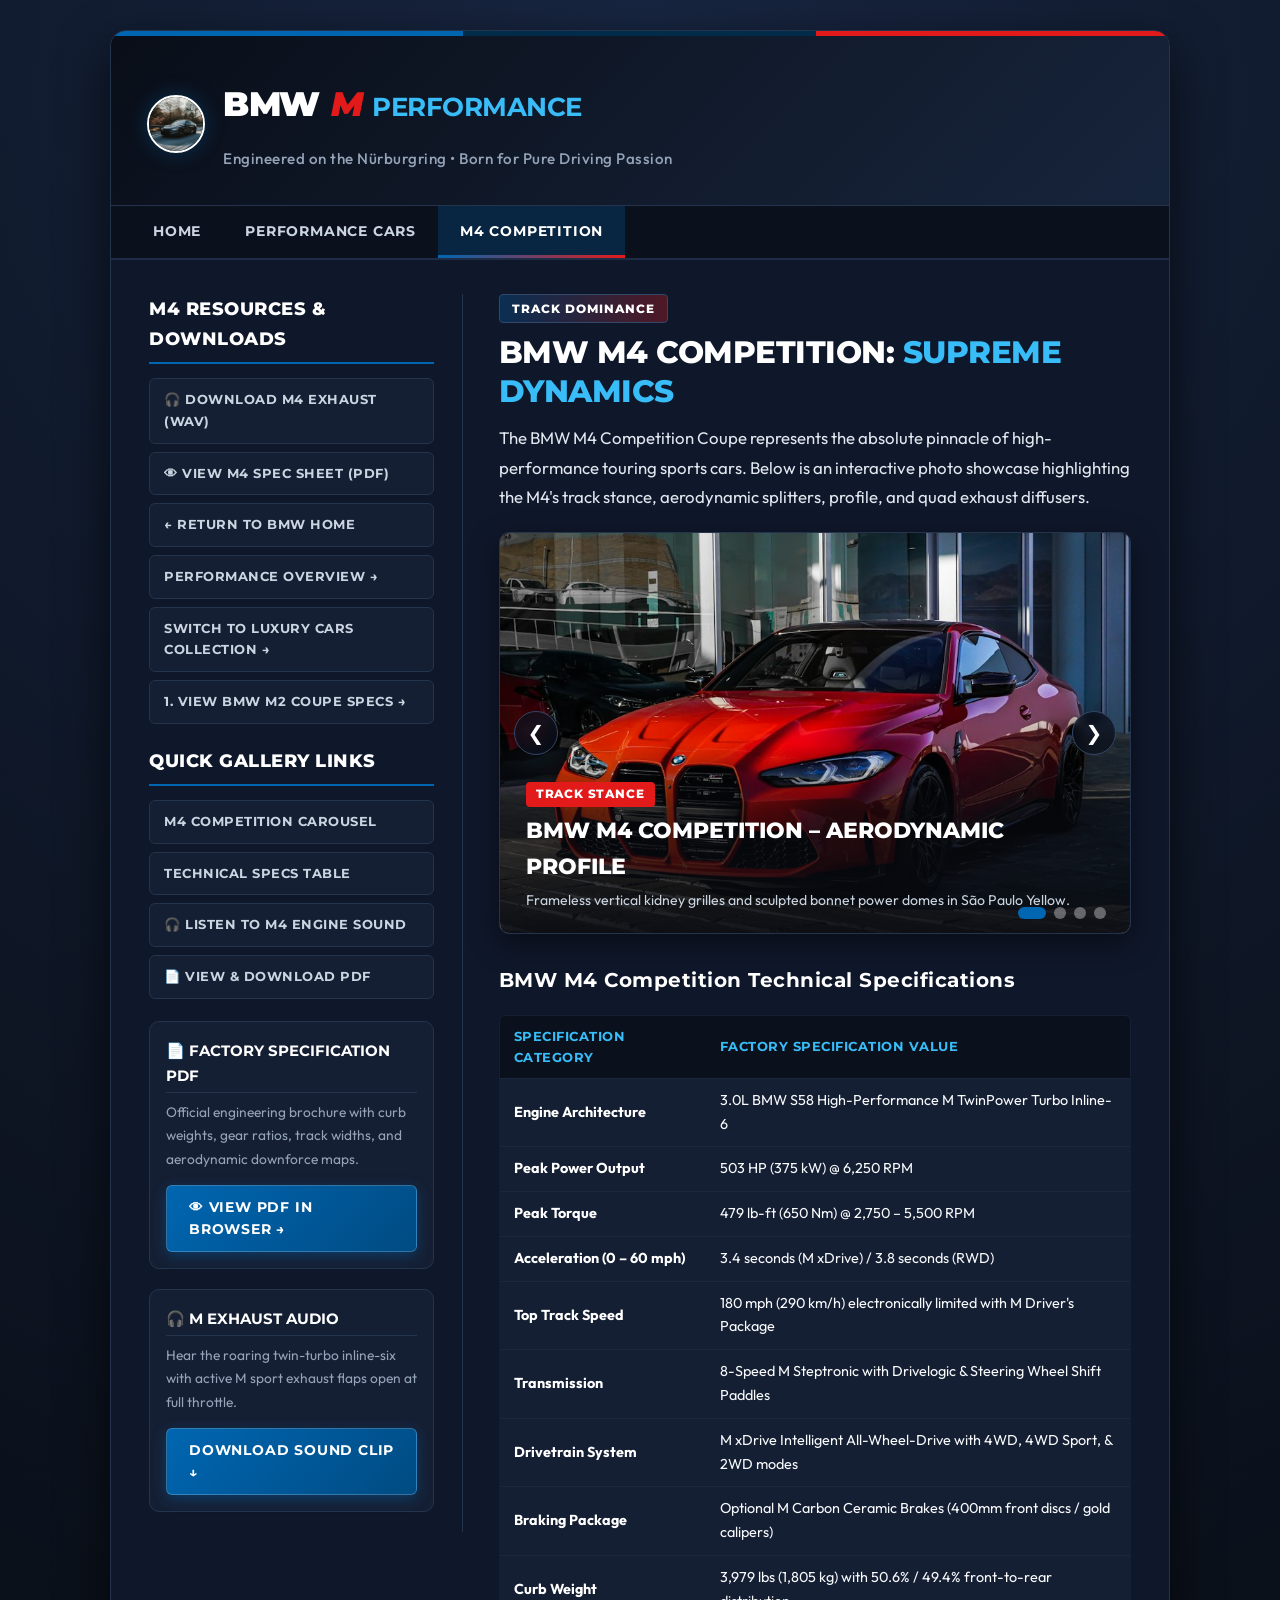
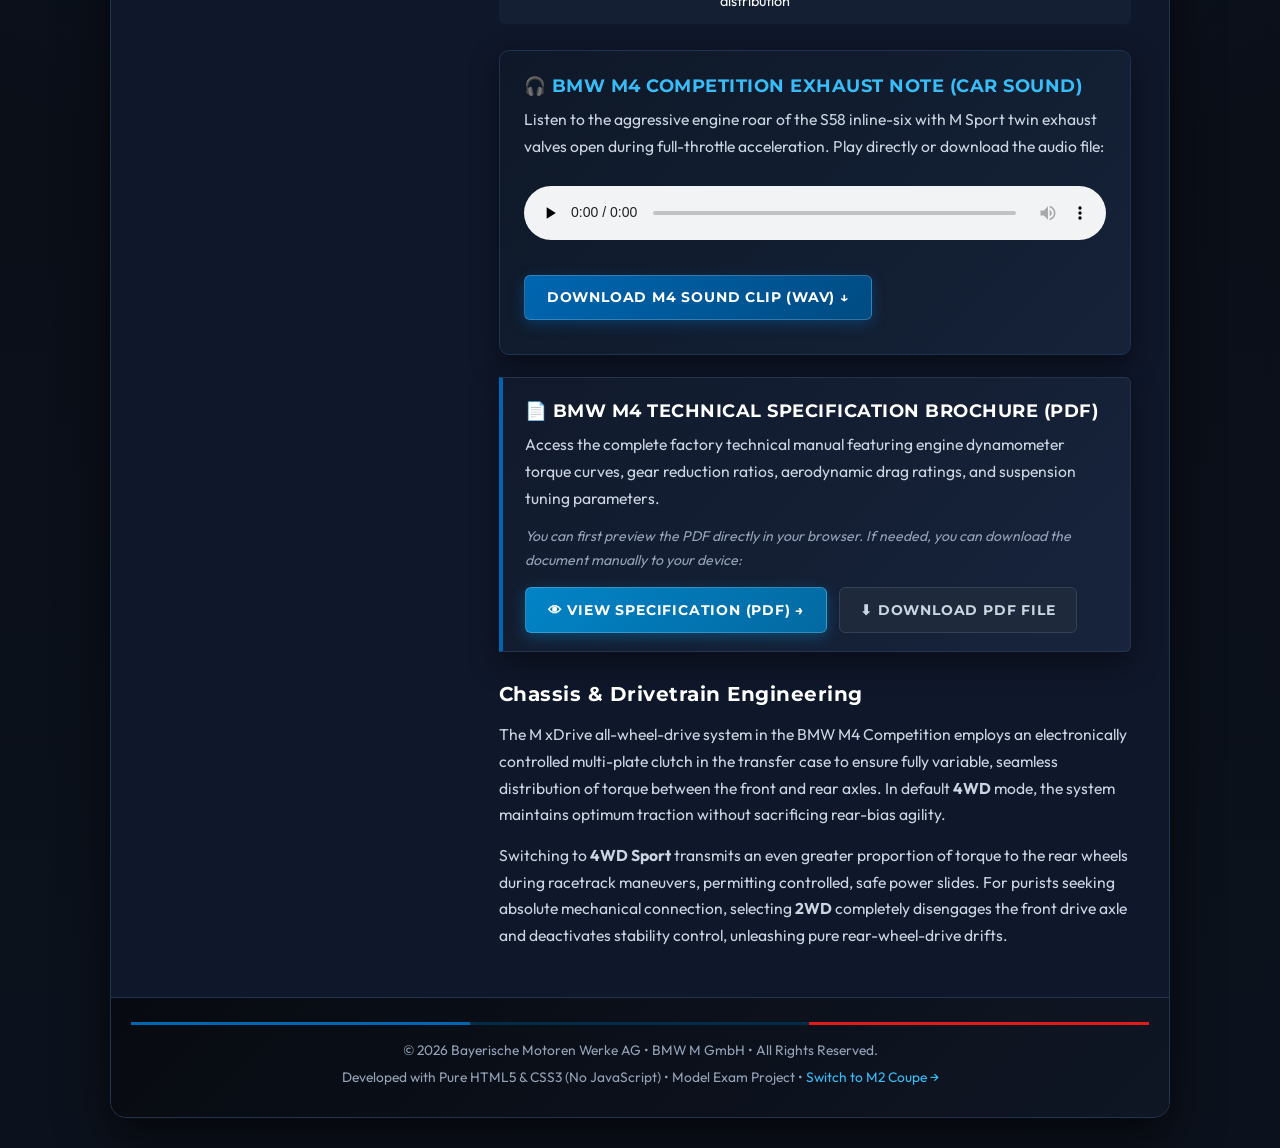
<file: pages/m4.html>
<!DOCTYPE html>
<html lang="en">

<head>
  <meta charset="UTF-8">
  <meta name="viewport" content="width=device-width, initial-scale=1.0">
  <title>BMW M4 Competition | Specifications, Carousel &amp; Sound</title>
  <link rel="stylesheet" href="/styles/normalize.css">
  <link rel="stylesheet" href="/styles/main.css">
</head>

<body>

  <!-- Centered Main Wrapper -->
  <div id="wrapper">

    <!-- BMW M Motorsport Signature Tri-Color Accent Line -->
    <div class="m-tricolor-bar"></div>

    <!-- Header Section with Title, Tagline, Brand Logo & Gradient -->
    <header>
      <div class="header-top">
        <div class="header-branding">
          <div class="header-logo-badge" title="BMW M Performance">
            <img src="/images/bmw-logo.jpg" alt="BMW Roundel Logo">
          </div>
          <div class="header-text">
            <h1>BMW <span class="m-letter">M</span> <span class="sub-title">PERFORMANCE</span></h1>
            <p class="tagline">Engineered on the N&uuml;rburgring &bull; Born for Pure Driving Passion</p>
          </div>
        </div>
        <label for="nav-toggle" class="nav-toggle-label" aria-label="Toggle Navigation">
          <span></span>
          <span></span>
          <span></span>
        </label>
      </div>
    </header>

    <!-- Pure CSS Checkbox for Mobile Navigation (Zero JS) -->
    <input type="checkbox" id="nav-toggle" class="nav-toggle-checkbox">

    <!-- Horizontal Navigation Menu -->
    <nav class="main-nav">
      <ul>
        <li><a href="/index.html">Home</a></li>

        <li><a href="/pages/performance.html">Performance Cars</a></li>

        <li><a href="/pages/m4.html" class="active"> M4 Competition</a></li>
      </ul>
    </nav>

    <!-- Main Content Area: Content Page 2 Layout (Left Sidebar + Right Section) -->
    <main class="content-area heritage-layout clearfix">

      <!-- Sidebar: Left Column (Additional Resources, Audio Link, PDF Link) -->
      <aside class="sidebar">
        <h3 class="sidebar-title">M4 Resources &amp; Downloads</h3>

        <ul class="sidebar-nav-links">
          <li>
            <a href="/media/bmw-m4-exhaust.wav" target="_blank" download>
              &#127911; Download M4 Exhaust (WAV)
            </a>
          </li>
          <li>
            <a href="/media/bmw-m4-specifications.pdf" target="_blank">
              &#128065; View M4 Spec Sheet (PDF)
            </a>
          </li>
          <li><a href="index.html">&larr; Return to BMW Home</a></li>
          <li><a href="/pages/performance.html">Performance Overview &rarr;</a></li>
          <li><a href="/pages/luxury.html" class="gold-link">Switch to Luxury Cars Collection &rarr;</a></li>
          <li><a href="/pages/m2.html">1. View BMW M2 Coupe Specs &rarr;</a></li>
        </ul>

        <h3 class="sidebar-title">Quick Gallery Links</h3>
        <ul class="sidebar-nav-links">
          <li><a href="#m4-carousel">M4 Competition Carousel</a></li>
          <li><a href="#m4-specs">Technical Specs Table</a></li>
          <li><a href="#m4-audio">&#127911; Listen to M4 Engine Sound</a></li>
          <li><a href="#m4-pdf">&#128196; View &amp; Download PDF</a></li>
        </ul>

        <!-- Sidebar Downloadable PDF Card -->
        <div class="sidebar-box">
          <h4>&#128196; Factory Specification PDF</h4>
          <p>
            Official engineering brochure with curb weights, gear ratios, track widths, and aerodynamic downforce maps.
          </p>
          <a href="/media/bmw-m4-specifications.pdf" class="btn-download" target="_blank">
            &#128065; View PDF in Browser &rarr;
          </a>
        </div>

        <!-- Sidebar Audio Tour Card -->
        <div class="sidebar-box">
          <h4>&#127911; M Exhaust Audio</h4>
          <p>
            Hear the roaring twin-turbo inline-six with active M sport exhaust flaps open at full throttle.
          </p>
          <a href="/media/bmw-m4-exhaust.wav" class="btn-download" target="_blank" download>
            Download Sound Clip &darr;
          </a>
        </div>
      </aside>

      <!-- Main Section: Right Column (Carousel, Specs Table, Audio & Content) -->
      <section class="main-section">
        <span class="model-badge">Track Dominance</span>
        <h2 class="page-title">BMW M4 Competition: <span class="m-highlight">Supreme Dynamics</span></h2>

        <p class="lead-text">
          The BMW M4 Competition Coupe represents the absolute pinnacle of high-performance touring sports cars. Below
          is an interactive photo showcase highlighting the M4's track stance, aerodynamic splitters, profile, and quad
          exhaust diffusers.
        </p>

        <!-- =================================================================
             PURE CSS CAROUSEL (ZERO JAVASCRIPT)
             4 Correct BMW M4 Competition Images with Radio Buttons, Arrows & Bullets
             ================================================================= -->
        <div class="css-carousel-wrapper" id="m4-carousel">
          <!-- 4 Radio Buttons controlling 4 Slides -->
          <input type="radio" name="m4-slide" id="m4-slide1" checked>
          <input type="radio" name="m4-slide" id="m4-slide2">
          <input type="radio" name="m4-slide" id="m4-slide3">
          <input type="radio" name="m4-slide" id="m4-slide4">

          <!-- Carousel Viewport -->
          <div class="carousel-viewport">

            <!-- Slide 1: Front Track Stance (User's Verified Correct First Image) -->
            <div class="carousel-item slide-1">
              <img src="/images/bmw-m4-slide1.jpg" alt="BMW M4 Competition Coupe Stance">
              <div class="carousel-overlay">
                <span class="badge">Track Stance</span>
                <h3>BMW M4 Competition &ndash; Aerodynamic Profile</h3>
                <p>Frameless vertical kidney grilles and sculpted bonnet power domes in S&atilde;o Paulo Yellow.</p>
              </div>
              <label for="m4-slide4" class="carousel-arrow prev" title="Previous Slide">&#10094;</label>
              <label for="m4-slide2" class="carousel-arrow next" title="Next Slide">&#10095;</label>
            </div>

            <!-- Slide 2: High Speed Track Performance Action -->
            <div class="carousel-item slide-2">
              <img src="/images/bmw-m4-slide2.jpg" alt="BMW M4 G82 Driving Performance">
              <div class="carousel-overlay">
                <span class="badge">503 Horsepower</span>
                <h3>M xDrive All-Wheel Drive Precision</h3>
                <p>Instantaneous torque vectoring with pure rear-wheel-drive 2WD mode.</p>
              </div>
              <label for="m4-slide1" class="carousel-arrow prev" title="Previous Slide">&#10094;</label>
              <label for="m4-slide3" class="carousel-arrow next" title="Next Slide">&#10095;</label>
            </div>

            <!-- Slide 3: Isle of Man Green Luxury Coupe Profile -->
            <div class="carousel-item slide-3">
              <img src="/images/bmw-m4-slide3.jpg" alt="BMW M4 Competition Green Coupe">
              <div class="carousel-overlay">
                <span class="badge">Motorsport Design</span>
                <h3>Carbon Fiber Aero Mirrors &amp; Contours</h3>
                <p>Aggressive side skirts and aerodynamic double-bubble carbon fiber roof.</p>
              </div>
              <label for="m4-slide2" class="carousel-arrow prev" title="Previous Slide">&#10094;</label>
              <label for="m4-slide4" class="carousel-arrow next" title="Next Slide">&#10095;</label>
            </div>

            <!-- Slide 4: Rear Exhaust Diffuser & Taillights -->
            <div class="carousel-item slide-4">
              <img src="/images/bmw-m4-slide4.jpg" alt="BMW M4 Rear Quad Exhaust Diffuser">
              <div class="carousel-overlay">
                <span class="badge">Acoustic Signature</span>
                <h3>Dual Twin 100mm Quad Exhaust Tips</h3>
                <p>Electronically controlled exhaust valves generating signature M burble.</p>
              </div>
              <label for="m4-slide3" class="carousel-arrow prev" title="Previous Slide">&#10094;</label>
              <label for="m4-slide1" class="carousel-arrow next" title="Next Slide">&#10095;</label>
            </div>

          </div>

          <!-- Bullet Dots for Direct Click Navigation -->
          <div class="carousel-bullets">
            <label for="m4-slide1" class="carousel-bullet bullet-1" title="Slide 1: Exterior Front"></label>
            <label for="m4-slide2" class="carousel-bullet bullet-2" title="Slide 2: Track Driving"></label>
            <label for="m4-slide3" class="carousel-bullet bullet-3" title="Slide 3: Side Profile"></label>
            <label for="m4-slide4" class="carousel-bullet bullet-4" title="Slide 4: Rear Exhaust"></label>
          </div>
        </div>

        <!-- Technical Specifications Table in Text (Required) -->
        <div id="m4-specs">
          <h3 class="section-subtitle">BMW M4 Competition Technical Specifications</h3>
          <table class="specs-table">
            <thead>
              <tr>
                <th>Specification Category</th>
                <th>Factory Specification Value</th>
              </tr>
            </thead>
            <tbody>
              <tr>
                <td><strong>Engine Architecture</strong></td>
                <td>3.0L BMW S58 High-Performance M TwinPower Turbo Inline-6</td>
              </tr>
              <tr>
                <td><strong>Peak Power Output</strong></td>
                <td>503 HP (375 kW) @ 6,250 RPM</td>
              </tr>
              <tr>
                <td><strong>Peak Torque</strong></td>
                <td>479 lb-ft (650 Nm) @ 2,750 &ndash; 5,500 RPM</td>
              </tr>
              <tr>
                <td><strong>Acceleration (0 &ndash; 60 mph)</strong></td>
                <td>3.4 seconds (M xDrive) / 3.8 seconds (RWD)</td>
              </tr>
              <tr>
                <td><strong>Top Track Speed</strong></td>
                <td>180 mph (290 km/h) electronically limited with M Driver's Package</td>
              </tr>
              <tr>
                <td><strong>Transmission</strong></td>
                <td>8-Speed M Steptronic with Drivelogic &amp; Steering Wheel Shift Paddles</td>
              </tr>
              <tr>
                <td><strong>Drivetrain System</strong></td>
                <td>M xDrive Intelligent All-Wheel-Drive with 4WD, 4WD Sport, &amp; 2WD modes</td>
              </tr>
              <tr>
                <td><strong>Braking Package</strong></td>
                <td>Optional M Carbon Ceramic Brakes (400mm front discs / gold calipers)</td>
              </tr>
              <tr>
                <td><strong>Curb Weight</strong></td>
                <td>3,979 lbs (1,805 kg) with 50.6% / 49.4% front-to-rear distribution</td>
              </tr>
            </tbody>
          </table>
        </div>

        <!-- Car Sound / Exhaust Audio File Section (Required) -->
        <div class="audio-card" id="m4-audio">
          <h4>&#127911; BMW M4 Competition Exhaust Note (Car Sound)</h4>
          <p>
            Listen to the aggressive engine roar of the S58 inline-six with M Sport twin exhaust valves open during
            full-throttle acceleration. Play directly or download the audio file:
          </p>
          <audio controls preload="none">
            <source src="/media/bmw-m4-exhaust.wav" type="audio/wav">
            Your browser does not support the audio element.
          </audio>
          <p style="margin-top: 10px;">
            <a href="/media/bmw-m4-exhaust.wav" class="btn-download" download>
              Download M4 Sound Clip (WAV) &darr;
            </a>
          </p>
        </div>

        <!-- PDF Specifications Section: First View PDF, Download Manually After (Required) -->
        <div class="info-card" id="m4-pdf">
          <h4>&#128196; BMW M4 Technical Specification Brochure (PDF)</h4>
          <p>
            Access the complete factory technical manual featuring engine dynamometer torque curves, gear reduction
            ratios, aerodynamic drag ratings, and suspension tuning parameters.
          </p>
          <p style="font-size: 0.88rem; color: #94a3b8; margin-top: 6px;">
            <em>You can first preview the PDF directly in your browser. If needed, you can download the document
              manually to your device:</em>
          </p>
          <!-- Dual Action Buttons -->
          <div class="pdf-actions">
            <!-- 1. First View PDF in new tab -->
            <a href="/media/bmw-m4-specifications.pdf" target="_blank" class="btn-view-pdf">
              &#128065; View Specification (PDF) &rarr;
            </a>
            <!-- 2. Manual Download Button if needed -->
            <a href="/media/bmw-m4-specifications.pdf" download class="btn-download-pdf">
              &#11015; Download PDF File
            </a>
          </div>
        </div>

        <!-- Detailed Engineering Overview -->
        <h3 class="section-subtitle">Chassis &amp; Drivetrain Engineering</h3>
        <p>
          The M xDrive all-wheel-drive system in the BMW M4 Competition employs an electronically controlled multi-plate
          clutch in the transfer case to ensure fully variable, seamless distribution of torque between the front and
          rear axles. In default <strong>4WD</strong> mode, the system maintains optimum traction without sacrificing
          rear-bias agility.
        </p>

        <p>
          Switching to <strong>4WD Sport</strong> transmits an even greater proportion of torque to the rear wheels
          during racetrack maneuvers, permitting controlled, safe power slides. For purists seeking absolute mechanical
          connection, selecting <strong>2WD</strong> completely disengages the front drive axle and deactivates
          stability control, unleashing pure rear-wheel-drive drifts.
        </p>

      </section>

    </main>

    <!-- Modern Footer with Gradient & Character Entities -->
    <footer>
      <div class="m-tricolor-bar" style="height: 3px; margin-bottom: 14px;"></div>
      <p>&copy; 2026 Bayerische Motoren Werke AG &bull; BMW M GmbH &bull; All Rights Reserved.</p>
      <p>Developed with Pure HTML5 &amp; CSS3 (No JavaScript) &bull; Model Exam Project &bull; <a href="m2.html">Switch
          to M2 Coupe &rarr;</a></p>
    </footer>

  </div>

</body>

</html>
</file>
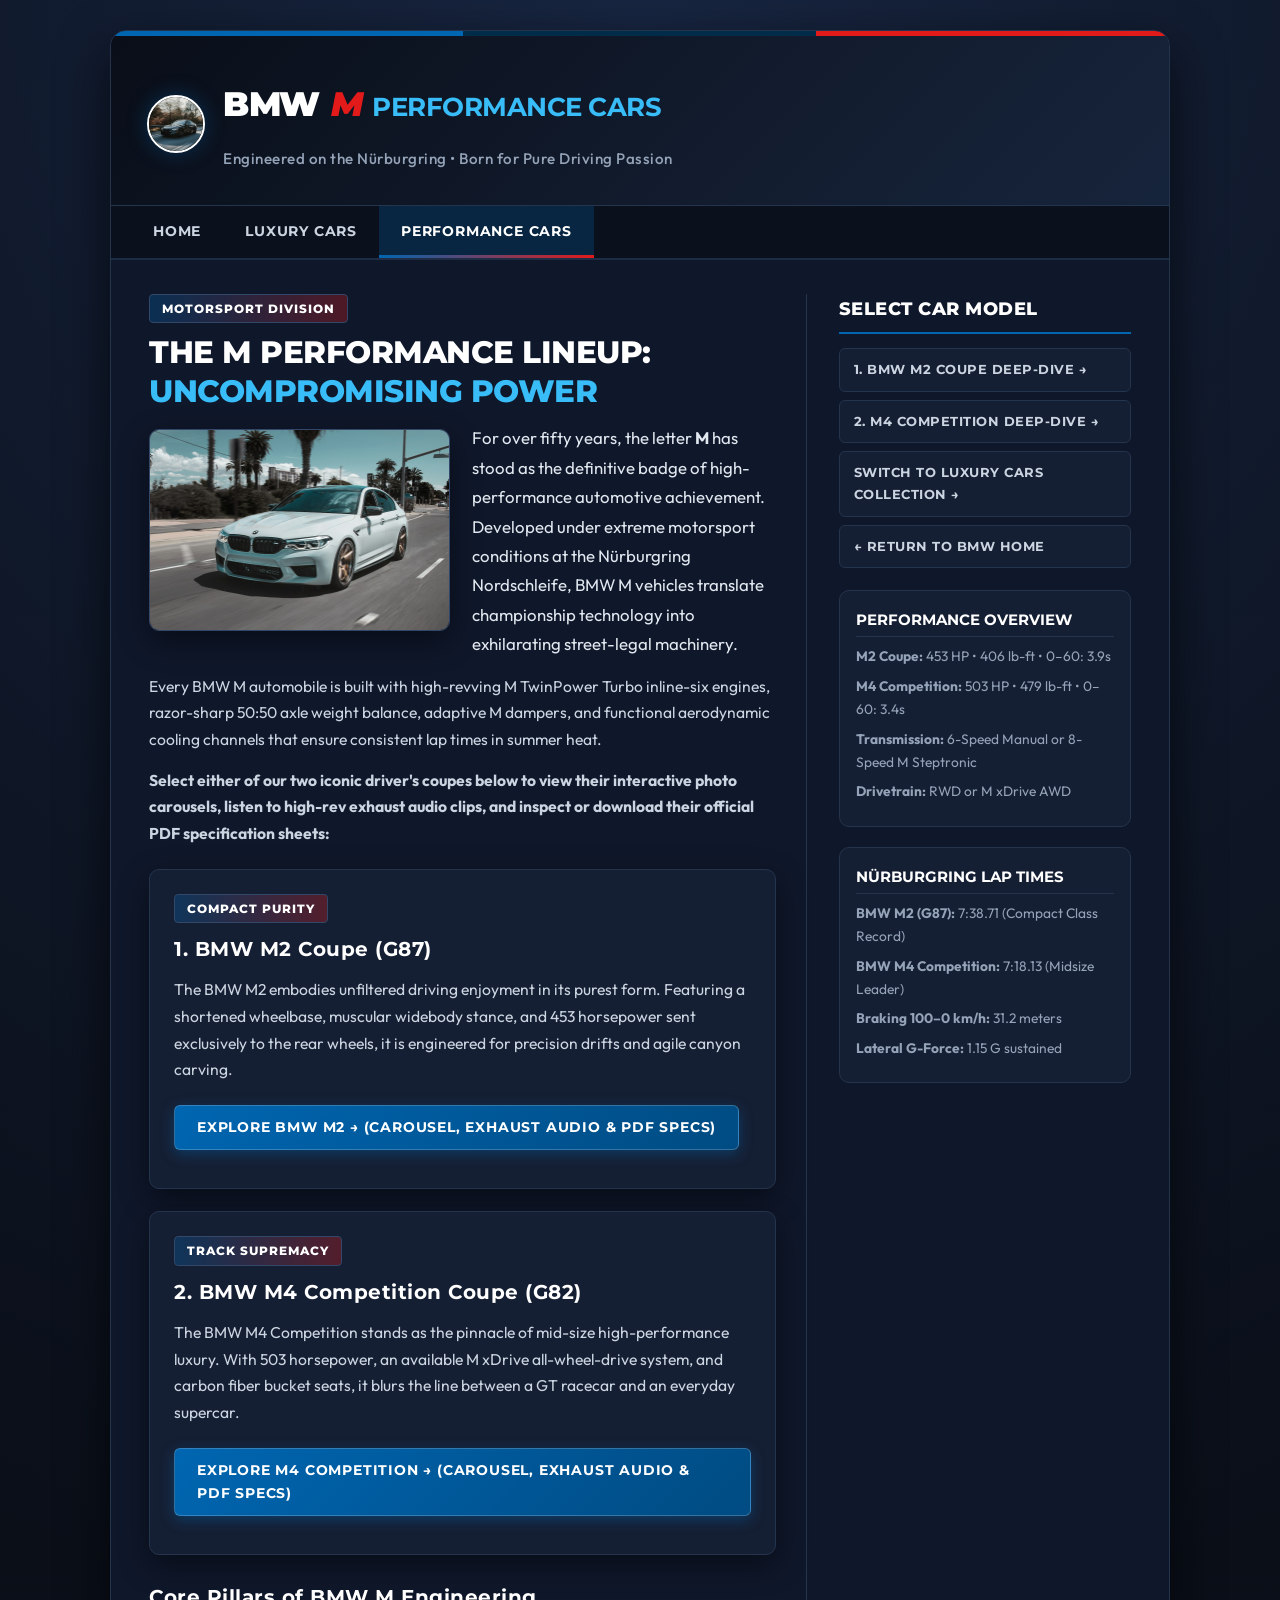
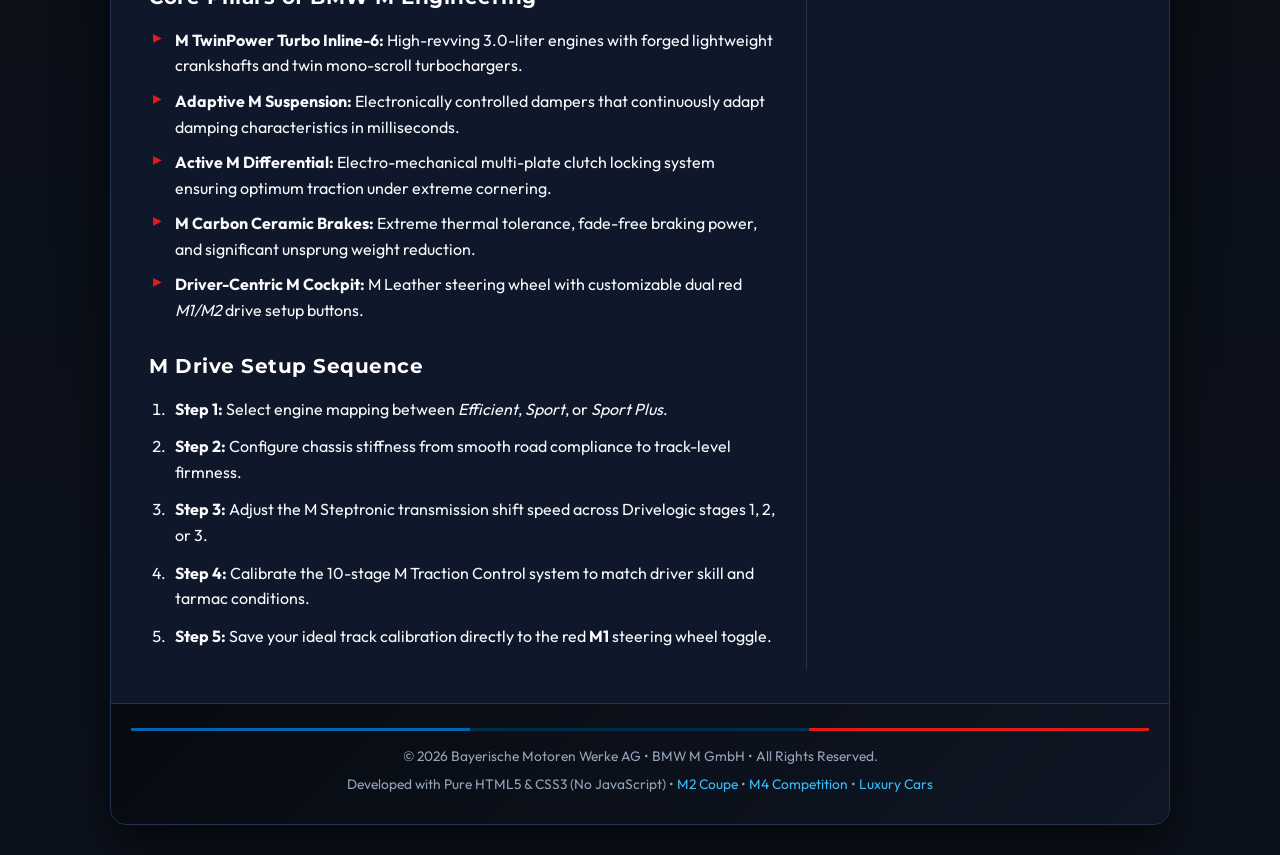
<file: pages/performance.html>
<!DOCTYPE html>
<html lang="en">

<head>
  <meta charset="UTF-8">
  <meta name="viewport" content="width=device-width, initial-scale=1.0">
  <title>BMW M Performance | Track-Bred Performance Cars</title>
  <link rel="stylesheet" href="../styles/normalize.css">
  <link rel="stylesheet" href="../styles/main.css">
</head>

<body>

  <!-- Centered Main Wrapper -->
  <div id="wrapper">

    <!-- BMW M Motorsport Signature Tri-Color Accent Line -->
    <div class="m-tricolor-bar"></div>

    <!-- Header Section with Title, Tagline, Brand Logo & Gradient -->
    <header>
      <div class="header-top">
        <div class="header-branding">
          <div class="header-logo-badge" title="BMW M Performance">
            <img src="/images/bmw-logo.jpg" alt="BMW Roundel Logo">
          </div>
          <div class="header-text">
            <h1>BMW <span class="m-letter">M</span> <span class="sub-title">PERFORMANCE CARS</span></h1>
            <p class="tagline">Engineered on the N&uuml;rburgring &bull; Born for Pure Driving Passion</p>
          </div>
        </div>
        <!-- Pure CSS Mobile Menu Toggle Label -->
        <label for="nav-toggle" class="nav-toggle-label" aria-label="Toggle Navigation">
          <span></span>
          <span></span>
          <span></span>
        </label>
      </div>
    </header>

    <!-- Pure CSS Checkbox for Mobile Navigation (Zero JS) -->
    <input type="checkbox" id="nav-toggle" class="nav-toggle-checkbox">

    <!-- Horizontal Navigation Menu -->
    <nav class="main-nav">
      <ul>
        <li><a href="../index.html">Home</a></li>
        <li><a href="/pages/luxury.html">Luxury Cars</a></li>
        <li><a href="/pages/performance.html" class="active">Performance Cars</a></li>

      </ul>
    </nav>

    <!-- Main Content Area: 2-Column Performance Layout -->
    <main class="content-area home-layout clearfix">

      <!-- Section: Left Column (Floated Real Image, Lead Narrative, Model Portals) -->
      <section class="main-section">
        <span class="model-badge">Motorsport Division</span>
        <h2 class="page-title">The M Performance Lineup: <span class="m-highlight">Uncompromising Power</span></h2>

        <!-- Floated Real Photograph with Carbon Outline & Shadow -->
        <img src="/images/bmw-hero.jpg" alt="BMW M Performance Fleet" class="img-float-left">

        <p class="lead-text">
          For over fifty years, the letter <strong>M</strong> has stood as the definitive badge of high-performance
          automotive achievement. Developed under extreme motorsport conditions at the N&uuml;rburgring Nordschleife,
          BMW M vehicles translate championship technology into exhilarating street-legal machinery.
        </p>

        <p>
          Every BMW M automobile is built with high-revving M TwinPower Turbo inline-six engines, razor-sharp 50:50 axle
          weight balance, adaptive M dampers, and functional aerodynamic cooling channels that ensure consistent lap
          times in summer heat.
        </p>

        <p>
          <strong>Select either of our two iconic driver's coupes below to view their interactive photo carousels,
            listen to high-rev exhaust audio clips, and inspect or download their official PDF specification
            sheets:</strong>
        </p>

        <!-- Model Portal 1: BMW M2 -->
        <div class="model-spotlight">
          <span class="model-badge">Compact Purity</span>
          <h3 class="section-subtitle" style="margin-top:0;">1. BMW M2 Coupe (G87)</h3>
          <p>
            The BMW M2 embodies unfiltered driving enjoyment in its purest form. Featuring a shortened wheelbase,
            muscular widebody stance, and 453 horsepower sent exclusively to the rear wheels, it is engineered for
            precision drifts and agile canyon carving.
          </p>
          <p>
            <a href="/pages/m2.html" class="btn-download">Explore BMW M2 &rarr; (Carousel, Exhaust Audio &amp; PDF Specs)</a>
          </p>
        </div>

        <!-- Model Portal 2: BMW M4 Competition -->
        <div class="model-spotlight">
          <span class="model-badge">Track Supremacy</span>
          <h3 class="section-subtitle" style="margin-top:0;">2. BMW M4 Competition Coupe (G82)</h3>
          <p>
            The BMW M4 Competition stands as the pinnacle of mid-size high-performance luxury. With 503 horsepower, an
            available M xDrive all-wheel-drive system, and carbon fiber bucket seats, it blurs the line between a GT
            racecar and an everyday supercar.
          </p>
          <p>
            <a href="/pages/m4.html" class="btn-download">Explore M4 Competition &rarr; (Carousel, Exhaust Audio &amp; PDF
              Specs)</a>
          </p>
        </div>

        <!-- Unordered List: The Core Pillars of BMW M -->
        <h3 class="section-subtitle">Core Pillars of BMW M Engineering</h3>
        <ul class="styled-list">
          <li><strong>M TwinPower Turbo Inline-6:</strong> High-revving 3.0-liter engines with forged lightweight
            crankshafts and twin mono-scroll turbochargers.</li>
          <li><strong>Adaptive M Suspension:</strong> Electronically controlled dampers that continuously adapt damping
            characteristics in milliseconds.</li>
          <li><strong>Active M Differential:</strong> Electro-mechanical multi-plate clutch locking system ensuring
            optimum traction under extreme cornering.</li>
          <li><strong>M Carbon Ceramic Brakes:</strong> Extreme thermal tolerance, fade-free braking power, and
            significant unsprung weight reduction.</li>
          <li><strong>Driver-Centric M Cockpit:</strong> M Leather steering wheel with customizable dual red
            <em>M1/M2</em> drive setup buttons.
          </li>
        </ul>

        <!-- Ordered List: Setup Sequence -->
        <h3 class="section-subtitle">M Drive Setup Sequence</h3>
        <ol class="styled-steps">
          <li><strong>Step 1:</strong> Select engine mapping between <em>Efficient</em>, <em>Sport</em>, or <em>Sport
              Plus</em>.</li>
          <li><strong>Step 2:</strong> Configure chassis stiffness from smooth road compliance to track-level firmness.
          </li>
          <li><strong>Step 3:</strong> Adjust the M Steptronic transmission shift speed across Drivelogic stages 1, 2,
            or 3.</li>
          <li><strong>Step 4:</strong> Calibrate the 10-stage M Traction Control system to match driver skill and tarmac
            conditions.</li>
          <li><strong>Step 5:</strong> Save your ideal track calibration directly to the red <strong>M1</strong>
            steering wheel toggle.</li>
        </ol>
      </section>

      <!-- Aside: Right Column (Sidebar Model Selectors & Quick Facts) -->
      <aside class="sidebar">
        <h3 class="sidebar-title">Select Car Model</h3>
        <ul class="sidebar-nav-links">
          <li><a href="/pages/m2.html">1. BMW M2 Coupe Deep-Dive &rarr;</a></li>
          <li><a href="/pages/m4.html">2. M4 Competition Deep-Dive &rarr;</a></li>
          <li><a href="/pages/luxury.html" class="gold-link">Switch to Luxury Cars Collection &rarr;</a></li>
          <li><a href="../index.html">&larr; Return to BMW Home</a></li>
        </ul>

        <!-- Sidebar Feature Box: Quick Specs Comparison -->
        <div class="sidebar-box">
          <h4>Performance Overview</h4>
          <p><strong>M2 Coupe:</strong> 453 HP &bull; 406 lb-ft &bull; 0&ndash;60: 3.9s</p>
          <p><strong>M4 Competition:</strong> 503 HP &bull; 479 lb-ft &bull; 0&ndash;60: 3.4s</p>
          <p><strong>Transmission:</strong> 6-Speed Manual or 8-Speed M Steptronic</p>
          <p><strong>Drivetrain:</strong> RWD or M xDrive AWD</p>
        </div>

        <!-- Sidebar Feature Box: Motorsport Track Records -->
        <div class="sidebar-box">
          <h4>N&uuml;rburgring Lap Times</h4>
          <p><strong>BMW M2 (G87):</strong> 7:38.71 (Compact Class Record)</p>
          <p><strong>BMW M4 Competition:</strong> 7:18.13 (Midsize Leader)</p>
          <p><strong>Braking 100&ndash;0 km/h:</strong> 31.2 meters</p>
          <p><strong>Lateral G-Force:</strong> 1.15 G sustained</p>
        </div>
      </aside>

    </main>

    <!-- Modern Footer with Gradient & Character Entities -->
    <footer>
      <div class="m-tricolor-bar" style="height: 3px; margin-bottom: 14px;"></div>
      <p>&copy; 2026 Bayerische Motoren Werke AG &bull; BMW M GmbH &bull; All Rights Reserved.</p>
      <p>Developed with Pure HTML5 &amp; CSS3 (No JavaScript) &bull; <a href="/pages/m2.html">M2 Coupe</a> &bull; <a
          href="/pages/m4.html">M4 Competition</a> &bull; <a href="/pages/luxury.html">Luxury Cars</a></p>
    </footer>

  </div>

</body>

</html>
</file>
<file: styles/main.css>
/* ==========================================================================
   BMW OFFICIAL DIGITAL SHOWCASE - Style System (styles/main.css)
   Pure HTML5 & CSS3 (Zero JavaScript)
   Dual Theme: BMW M Performance & BMW Luxury Class
   Colors: M Cyan (#0066b1), M Red (#e21a1a), Luxury Gold (#d4af37), Carbon (#070a10)
   Typography: 'Montserrat' (Headings) & 'Outfit' (Body & Technical Data)
   ========================================================================== */

/* --------------------------------------------------------------------------
   1. Typography & Google Fonts
   -------------------------------------------------------------------------- */
@import url('https://fonts.googleapis.com/css2?family=Montserrat:ital,wght@0,500;0,600;0,700;0,800;0,900;1,700&family=Outfit:wght@400;500;600;700&display=swap');

:root {
  --m-blue: #0066b1;
  --m-dark-blue: #002b49;
  --m-red: #e21a1a;
  --lux-gold: #d4af37;
  --lux-gold-light: #f3e5ab;
  --bg-dark: #070a10;
  --bg-surface: #0f172a;
  --bg-card: #151f33;
  --bg-card-hover: #1b2842;
  --border-color: #24344d;
  --border-light: #334869;
  --text-main: #f8fafc;
  --text-muted: #94a3b8;
  --text-dim: #64748b;
  --shadow-card: 0 10px 30px rgba(0, 0, 0, 0.45);
  --shadow-glow: 0 0 20px rgba(0, 102, 177, 0.35);
  --radius-sm: 6px;
  --radius-md: 10px;
  --radius-lg: 16px;
}

/* --------------------------------------------------------------------------
   2. Global Resets & Base Setup
   -------------------------------------------------------------------------- */
* {
  box-sizing: border-box;
  margin: 0;
  padding: 0;
}

body {
  font-family: 'Outfit', system-ui, sans-serif;
  font-size: 16px;
  line-height: 1.65;
  color: var(--text-main);
  background-color: var(--bg-dark);
  background-image: 
    radial-gradient(circle at 50% 0%, #172540 0%, transparent 65%),
    linear-gradient(180deg, #070a10 0%, #0c121d 100%);
  min-height: 100vh;
  padding: 20px 14px;
}

/* Clearfix for floated elements */
.clearfix::after {
  content: "";
  display: table;
  clear: both;
}

/* --------------------------------------------------------------------------
   3. Main Centered Wrapper
   -------------------------------------------------------------------------- */
#wrapper {
  max-width: 1060px;
  width: 100%;
  margin: 10px auto;
  background-color: var(--bg-surface);
  border-radius: var(--radius-lg);
  overflow: hidden;
  box-shadow: 0 20px 50px rgba(0, 0, 0, 0.65);
  border: 1px solid var(--border-color);
}

/* --------------------------------------------------------------------------
   4. Header with M Motorsport Tri-Color Bar & Gradient
   -------------------------------------------------------------------------- */
.m-tricolor-bar {
  height: 5px;
  width: 100%;
  background: linear-gradient(90deg, 
    #0066b1 0%, #0066b1 33.3%, 
    #002b49 33.3%, #002b49 66.6%, 
    #e21a1a 66.6%, #e21a1a 100%);
}

.luxury-gold-bar {
  height: 5px;
  width: 100%;
  background: linear-gradient(90deg, #8a6d2b 0%, #d4af37 50%, #f3e5ab 100%);
}

header {
  position: relative;
  background: linear-gradient(135deg, #090e18 0%, #121c2e 60%, #16243b 100%);
  padding: 26px 36px 20px 36px;
  border-bottom: 1px solid var(--border-color);
}

.header-top {
  display: flex;
  align-items: center;
  justify-content: space-between;
  flex-wrap: wrap;
  gap: 16px;
}

.header-branding {
  display: flex;
  align-items: center;
  gap: 18px;
}

.header-logo-badge {
  width: 58px;
  height: 58px;
  border-radius: 50%;
  background: #000000;
  border: 2px solid #ffffff;
  display: flex;
  align-items: center;
  justify-content: center;
  box-shadow: var(--shadow-glow);
  overflow: hidden;
  flex-shrink: 0;
}

.header-logo-badge img {
  width: 100%;
  height: 100%;
  object-fit: cover;
}

.header-text h1 {
  font-family: 'Montserrat', sans-serif;
  font-size: 2.1rem;
  font-weight: 900;
  letter-spacing: -0.5px;
  text-transform: uppercase;
  color: #ffffff;
  line-height: 1.15;
}

.header-text h1 span.m-letter {
  color: var(--m-red);
  font-style: italic;
  margin-left: 2px;
}

.header-text h1 span.gold-letter {
  color: var(--lux-gold);
}

.header-text h1 span.sub-title {
  color: #38bdf8;
  font-size: 1.6rem;
  font-weight: 700;
}

.header-text p.tagline {
  font-size: 0.95rem;
  color: var(--text-muted);
  font-weight: 500;
  letter-spacing: 0.5px;
  margin-top: 4px;
}

/* Pure CSS Mobile Navigation Toggle (Checkbox Hack - No JS) */
.nav-toggle-checkbox {
  display: none;
}

.nav-toggle-label {
  display: none;
  flex-direction: column;
  justify-content: space-around;
  width: 38px;
  height: 38px;
  background: rgba(255, 255, 255, 0.08);
  border: 1px solid var(--border-light);
  border-radius: var(--radius-sm);
  padding: 7px;
  cursor: pointer;
  transition: all 0.2s ease;
}

.nav-toggle-label span {
  display: block;
  width: 100%;
  height: 3px;
  background-color: #ffffff;
  border-radius: 2px;
}

/* --------------------------------------------------------------------------
   5. Horizontal Navigation Bar
   -------------------------------------------------------------------------- */
nav.main-nav {
  background-color: #0b111c;
  border-bottom: 2px solid #1e2c45;
}

nav.main-nav ul {
  list-style: none;
  display: flex;
  flex-wrap: wrap;
  padding: 0 20px;
}

nav.main-nav li {
  margin: 0;
}

nav.main-nav a {
  display: inline-block;
  padding: 14px 22px;
  color: #cbd5e1;
  font-family: 'Montserrat', sans-serif;
  font-size: 0.88rem;
  font-weight: 700;
  text-transform: uppercase;
  letter-spacing: 0.8px;
  text-decoration: none;
  transition: all 0.25s ease;
  position: relative;
}

nav.main-nav a:hover {
  color: #ffffff;
  background-color: rgba(0, 102, 177, 0.18);
}

nav.main-nav a.active {
  color: #ffffff;
  background-color: rgba(0, 102, 177, 0.25);
}

nav.main-nav a.active::after {
  content: "";
  position: absolute;
  bottom: 0;
  left: 0;
  right: 0;
  height: 3px;
  background: linear-gradient(90deg, var(--m-blue), var(--m-red));
}

nav.main-nav a.active-luxury::after {
  content: "";
  position: absolute;
  bottom: 0;
  left: 0;
  right: 0;
  height: 3px;
  background: linear-gradient(90deg, #d4af37, #f3e5ab);
}

/* --------------------------------------------------------------------------
   6. Two-Column Layout (Section & Aside using Floating)
   -------------------------------------------------------------------------- */
main.content-area {
  padding: 34px 38px;
  background-color: var(--bg-surface);
}

/* Home Layout: Section on Left (67%), Aside on Right (31%) */
.home-layout section.main-section {
  float: left;
  width: 67%;
  padding-right: 30px;
  border-right: 1px solid var(--border-color);
  box-sizing: border-box;
}

.home-layout aside.sidebar {
  float: right;
  width: 31%;
  padding-left: 12px;
  box-sizing: border-box;
}

/* Left Sidebar Layout (M2, M4, Luxury): Aside Left (32%), Section Right (66%) */
.left-sidebar-layout aside.sidebar,
.heritage-layout aside.sidebar {
  float: left;
  width: 32%;
  padding-right: 28px;
  border-right: 1px solid var(--border-color);
  box-sizing: border-box;
}

.left-sidebar-layout section.main-section,
.heritage-layout section.main-section {
  float: right;
  width: 66%;
  padding-left: 16px;
  box-sizing: border-box;
}

/* --------------------------------------------------------------------------
   7. Typography, Headings & Content Styling
   -------------------------------------------------------------------------- */
h2.page-title {
  font-family: 'Montserrat', sans-serif;
  font-size: 1.95rem;
  font-weight: 800;
  text-transform: uppercase;
  letter-spacing: -0.5px;
  color: #ffffff;
  line-height: 1.25;
  margin-bottom: 12px;
}

h2.page-title span.m-highlight {
  color: #38bdf8;
}

h2.page-title span.gold-highlight {
  color: var(--lux-gold);
}

h2.page-title span.red-accent {
  color: var(--m-red);
}

h3.section-subtitle {
  font-family: 'Montserrat', sans-serif;
  font-size: 1.25rem;
  font-weight: 700;
  /* text-transform: uppercase; */
  color: #ffffff;
  margin: 26px 0 10px 0;
  letter-spacing: 0.5px;
}

h3.section-subtitle.gold {
  color: var(--lux-gold);
}

p {
  color: #cbd5e1;
  margin-bottom: 14px;
  line-height: 1.7;
  font-size: 0.98rem;
}

p.lead-text {
  font-size: 1.05rem;
  color: #e2e8f0;
  line-height: 1.75;
}

/* Performance & Luxury Badges */
.model-badge {
  display: inline-block;
  padding: 4px 12px;
  font-family: 'Montserrat', sans-serif;
  font-size: 0.75rem;
  font-weight: 800;
  text-transform: uppercase;
  letter-spacing: 1px;
  border-radius: 4px;
  background: linear-gradient(90deg, rgba(0,102,177,0.3) 0%, rgba(226,26,26,0.3) 100%);
  color: #ffffff;
  border: 1px solid var(--border-light);
  margin-bottom: 10px;
}

.model-badge.luxury-badge {
  background: linear-gradient(90deg, rgba(212,175,55,0.3) 0%, rgba(138,109,43,0.3) 100%);
  border-color: rgba(212,175,55,0.5);
  color: var(--lux-gold-light);
}

/* Floated Real Images */
.img-float-left {
  float: left;
  width: 320px;
  max-width: 48%;
  margin: 6px 22px 18px 0;
  border-radius: var(--radius-md);
  box-shadow: var(--shadow-card);
  border: 1px solid var(--border-light);
  display: block;
}

.img-float-right {
  float: right;
  width: 320px;
  max-width: 48%;
  margin: 6px 0 18px 22px;
  border-radius: var(--radius-md);
  box-shadow: var(--shadow-card);
  border: 1px solid var(--border-light);
  display: block;
}

/* Semantic Figure & Caption */
figure.modern-figure {
  margin: 18px 0 24px 0;
  border-radius: var(--radius-md);
  overflow: hidden;
  box-shadow: var(--shadow-card);
  border: 1px solid var(--border-color);
  background-color: var(--bg-card);
}

figure.modern-figure img {
  width: 100%;
  height: 350px;
  object-fit: cover;
  display: block;
}

figcaption {
  padding: 10px 18px;
  font-size: 0.88rem;
  font-style: italic;
  color: var(--text-muted);
  background-color: #0d1524;
  border-top: 1px solid var(--border-color);
  text-align: center;
}

/* 2-Column Article (PDF Requirement) */
.two-column-article {
  column-count: 2;
  column-gap: 28px;
  column-rule: 1px solid var(--border-color);
  text-align: justify;
  margin: 18px 0 24px 0;
}

.two-column-article p {
  margin-bottom: 14px;
}

/* Technical Specification Table */
.specs-table {
  width: 100%;
  border-collapse: collapse;
  margin: 18px 0 26px 0;
  background-color: var(--bg-card);
  border-radius: var(--radius-sm);
  overflow: hidden;
  border: 1px solid var(--border-color);
}

.specs-table th, .specs-table td {
  padding: 10px 14px;
  text-align: left;
  font-size: 0.9rem;
  border-bottom: 1px solid #1a273e;
}

.specs-table th {
  background-color: #0b111c;
  color: #38bdf8;
  font-family: 'Montserrat', sans-serif;
  font-weight: 700;
  text-transform: uppercase;
  font-size: 0.8rem;
  letter-spacing: 0.5px;
}

.specs-table.luxury-specs th {
  color: var(--lux-gold);
}

.specs-table tr:hover {
  background-color: rgba(0, 102, 177, 0.08);
}

.specs-table td strong {
  color: #ffffff;
}

/* Feature Callout Card */
.info-card {
  background: linear-gradient(135deg, #111a2c 0%, #17243c 100%);
  border-left: 4px solid var(--m-blue);
  border-radius: 0 var(--radius-sm) var(--radius-sm) 0;
  padding: 18px 22px;
  margin: 22px 0;
  box-shadow: var(--shadow-card);
  border-top: 1px solid var(--border-color);
  border-bottom: 1px solid var(--border-color);
  border-right: 1px solid var(--border-color);
}

.info-card.gold-card {
  border-left-color: var(--lux-gold);
}

.info-card h4 {
  font-family: 'Montserrat', sans-serif;
  font-size: 1.1rem;
  color: #ffffff;
  margin-bottom: 6px;
  text-transform: uppercase;
  letter-spacing: 0.5px;
}

/* Lists */
ul.styled-list {
  list-style: none;
  padding: 0;
  margin: 14px 0 20px 0;
}

ul.styled-list li {
  position: relative;
  padding-left: 26px;
  margin-bottom: 10px;
  line-height: 1.6;
}

ul.styled-list li::before {
  content: "▸";
  position: absolute;
  left: 4px;
  color: var(--m-red);
  font-size: 1.1rem;
  line-height: 1;
}

ul.styled-list.gold-bullets li::before {
  color: var(--lux-gold);
}

ol.styled-steps {
  padding-left: 20px;
  margin: 14px 0 20px 0;
}

ol.styled-steps li {
  margin-bottom: 12px;
  padding-left: 6px;
  line-height: 1.6;
}

/* Model Division Spotlight Cards on Home Page */
.model-spotlight {
  background-color: var(--bg-card);
  border: 1px solid var(--border-color);
  border-radius: var(--radius-md);
  padding: 24px;
  margin: 22px 0;
  box-shadow: var(--shadow-card);
  clear: both;
}

.model-spotlight.luxury-spotlight {
  border-left: 4px solid var(--lux-gold);
}

.model-spotlight.performance-spotlight {
  border-left: 4px solid var(--m-red);
}

.model-spotlight:hover {
  border-color: var(--border-light);
}

/* --------------------------------------------------------------------------
   8. Sidebar (Aside) Styling
   -------------------------------------------------------------------------- */
aside.sidebar h3.sidebar-title {
  font-family: 'Montserrat', sans-serif;
  font-size: 1.15rem;
  font-weight: 800;
  text-transform: uppercase;
  color: #ffffff;
  margin-bottom: 14px;
  padding-bottom: 8px;
  border-bottom: 2px solid var(--m-blue);
  letter-spacing: 0.5px;
}

aside.sidebar h3.sidebar-title.gold {
  border-bottom-color: var(--lux-gold);
}

/* Thumbnail Links List (PDF Requirement) */
ul.image-link-list {
  list-style: none;
  padding: 0;
  margin: 0 0 24px 0;
}

ul.image-link-list li {
  margin-bottom: 14px;
}

ul.image-link-list a.thumb-card {
  display: flex;
  align-items: center;
  gap: 12px;
  padding: 8px 10px;
  background-color: var(--bg-card);
  border: 1px solid var(--border-color);
  border-radius: var(--radius-sm);
  text-decoration: none;
  transition: all 0.25s ease;
}

ul.image-link-list a.thumb-card:hover {
  transform: translateY(-2px);
  border-color: #38bdf8;
  background-color: var(--bg-card-hover);
  box-shadow: var(--shadow-glow);
}

ul.image-link-list img.thumb-photo {
  width: 66px;
  height: 52px;
  object-fit: cover;
  border-radius: 4px;
  flex-shrink: 0;
}

.thumb-info strong {
  display: block;
  font-family: 'Montserrat', sans-serif;
  font-size: 0.88rem;
  font-weight: 700;
  color: #ffffff;
  line-height: 1.3;
}

.thumb-info span {
  display: block;
  font-size: 0.78rem;
  color: var(--text-muted);
  margin-top: 2px;
}

/* Sidebar Nav Links */
ul.sidebar-nav-links {
  list-style: none;
  padding: 0;
  margin-bottom: 22px;
}

ul.sidebar-nav-links li {
  margin-bottom: 8px;
}

ul.sidebar-nav-links a {
  display: block;
  padding: 10px 14px;
  background-color: var(--bg-card);
  color: #cbd5e1;
  border-radius: var(--radius-sm);
  text-decoration: none;
  font-family: 'Montserrat', sans-serif;
  font-weight: 700;
  font-size: 0.82rem;
  text-transform: uppercase;
  letter-spacing: 0.5px;
  border: 1px solid var(--border-color);
  transition: all 0.2s ease;
}

ul.sidebar-nav-links a:hover {
  background-color: var(--m-blue);
  color: #ffffff;
  border-color: var(--m-blue);
}

ul.sidebar-nav-links a.gold-link:hover {
  background-color: #8a6d2b;
  border-color: var(--lux-gold);
}

/* Sidebar Info Card */
.sidebar-box {
  background: var(--bg-card);
  border: 1px solid var(--border-color);
  border-radius: var(--radius-md);
  padding: 16px;
  margin-bottom: 20px;
}

.sidebar-box h4 {
  font-family: 'Montserrat', sans-serif;
  font-size: 0.95rem;
  color: #ffffff;
  text-transform: uppercase;
  margin-bottom: 8px;
  padding-bottom: 4px;
  border-bottom: 1px solid var(--border-color);
}

.sidebar-box p {
  font-size: 0.86rem;
  margin-bottom: 6px;
  color: var(--text-muted);
}

/* --------------------------------------------------------------------------
   9. Pure CSS Carousel (Works on M4, M2 & Luxury - Zero JavaScript)
   -------------------------------------------------------------------------- */
.css-carousel-wrapper {
  position: relative;
  width: 100%;
  margin: 20px 0 30px 0;
  border-radius: var(--radius-md);
  overflow: hidden;
  box-shadow: var(--shadow-card);
  border: 1px solid var(--border-color);
  background-color: #070b13;
}

/* Hide Radio Inputs */
.css-carousel-wrapper input[type="radio"] {
  position: absolute;
  opacity: 0;
  pointer-events: none;
}

/* Viewport for Slides */
.carousel-viewport {
  position: relative;
  width: 100%;
  height: 400px;
  overflow: hidden;
}

.carousel-item {
  position: absolute;
  top: 0;
  left: 0;
  width: 100%;
  height: 100%;
  opacity: 0;
  visibility: hidden;
  transition: opacity 0.6s cubic-bezier(0.4, 0, 0.2, 1), transform 0.6s cubic-bezier(0.4, 0, 0.2, 1);
  transform: scale(0.97);
  z-index: 1;
}

.carousel-item img {
  width: 100%;
  height: 100%;
  object-fit: cover;
  display: block;
}

/* Overlay Badge & Description */
.carousel-overlay {
  position: absolute;
  bottom: 0;
  left: 0;
  right: 0;
  padding: 34px 26px 20px 26px;
  background: linear-gradient(to top, rgba(7, 10, 16, 0.95) 0%, rgba(7, 10, 16, 0.6) 65%, transparent 100%);
  color: #ffffff;
}

.carousel-overlay .badge {
  display: inline-block;
  padding: 3px 10px;
  background: var(--m-red);
  color: #ffffff;
  font-family: 'Montserrat', sans-serif;
  font-size: 0.72rem;
  font-weight: 800;
  text-transform: uppercase;
  border-radius: 4px;
  margin-bottom: 6px;
  letter-spacing: 0.8px;
}

.carousel-overlay .badge.gold-badge {
  background: var(--lux-gold);
  color: #070a10;
}

.carousel-overlay h3 {
  font-family: 'Montserrat', sans-serif;
  font-size: 1.35rem;
  font-weight: 800;
  text-transform: uppercase;
  color: #ffffff;
  margin: 0 0 4px 0;
}

.carousel-overlay p {
  color: #cbd5e1;
  font-size: 0.88rem;
  margin: 0;
}

/* Carousel Prev & Next Arrows (Using HTML Labels) */
.carousel-arrow {
  position: absolute;
  top: 50%;
  transform: translateY(-50%);
  width: 44px;
  height: 44px;
  background-color: rgba(11, 17, 28, 0.75);
  backdrop-filter: blur(4px);
  color: #ffffff;
  border-radius: 50%;
  display: flex;
  align-items: center;
  justify-content: center;
  font-size: 20px;
  cursor: pointer;
  z-index: 10;
  user-select: none;
  transition: all 0.25s ease;
  border: 1px solid var(--border-light);
}

.carousel-arrow:hover {
  background-color: var(--m-blue);
  border-color: #38bdf8;
  transform: translateY(-50%) scale(1.1);
}

.carousel-arrow.gold-hover:hover {
  background-color: var(--lux-gold);
  border-color: #fff;
  color: #070a10;
}

.carousel-arrow.prev {
  left: 14px;
}

.carousel-arrow.next {
  right: 14px;
}

/* Bullet Dots */
.carousel-bullets {
  position: absolute;
  bottom: 14px;
  right: 24px;
  display: flex;
  gap: 8px;
  z-index: 15;
}

.carousel-bullet {
  width: 12px;
  height: 12px;
  border-radius: 6px;
  background-color: rgba(255, 255, 255, 0.35);
  cursor: pointer;
  transition: all 0.3s ease;
}

.carousel-bullet:hover {
  background-color: rgba(255, 255, 255, 0.8);
}

/* Pure CSS Radio Button Logic for M4, M2 & Luxury Slides */
#m4-slide1:checked ~ .carousel-viewport .slide-1,
#m4-slide2:checked ~ .carousel-viewport .slide-2,
#m4-slide3:checked ~ .carousel-viewport .slide-3,
#m4-slide4:checked ~ .carousel-viewport .slide-4,
#m2-slide1:checked ~ .carousel-viewport .slide-1,
#m2-slide2:checked ~ .carousel-viewport .slide-2,
#m2-slide3:checked ~ .carousel-viewport .slide-3,
#m2-slide4:checked ~ .carousel-viewport .slide-4,
#lux-slide1:checked ~ .carousel-viewport .slide-1,
#lux-slide2:checked ~ .carousel-viewport .slide-2,
#lux-slide3:checked ~ .carousel-viewport .slide-3,
#lux-slide4:checked ~ .carousel-viewport .slide-4 {
  opacity: 1;
  visibility: visible;
  transform: scale(1);
  z-index: 5;
}

#m4-slide1:checked ~ .carousel-bullets .bullet-1,
#m4-slide2:checked ~ .carousel-bullets .bullet-2,
#m4-slide3:checked ~ .carousel-bullets .bullet-3,
#m4-slide4:checked ~ .carousel-bullets .bullet-4,
#m2-slide1:checked ~ .carousel-bullets .bullet-1,
#m2-slide2:checked ~ .carousel-bullets .bullet-2,
#m2-slide3:checked ~ .carousel-bullets .bullet-3,
#m2-slide4:checked ~ .carousel-bullets .bullet-4 {
  background-color: var(--m-blue);
  width: 28px;
}

#lux-slide1:checked ~ .carousel-bullets .bullet-1,
#lux-slide2:checked ~ .carousel-bullets .bullet-2,
#lux-slide3:checked ~ .carousel-bullets .bullet-3,
#lux-slide4:checked ~ .carousel-bullets .bullet-4 {
  background-color: var(--lux-gold);
  width: 28px;
}

/* --------------------------------------------------------------------------
   10. Media Cards (Audio Player, View PDF & Download PDF)
   -------------------------------------------------------------------------- */
.audio-card {
  background: linear-gradient(135deg, #0e1828 0%, #152238 100%);
  border: 1px solid #1e3352;
  border-radius: var(--radius-md);
  padding: 20px 24px;
  margin: 22px 0;
  box-shadow: var(--shadow-card);
}

.audio-card h4 {
  font-family: 'Montserrat', sans-serif;
  font-size: 1.1rem;
  color: #38bdf8;
  text-transform: uppercase;
  margin-bottom: 6px;
  letter-spacing: 0.5px;
}

.audio-card.gold-card h4 {
  color: var(--lux-gold);
}

.audio-card audio {
  width: 100%;
  margin: 12px 0 10px 0;
}

/* Dual PDF Actions: First View PDF, Then Download Manually */
.pdf-actions {
  display: flex;
  flex-wrap: wrap;
  gap: 12px;
  margin-top: 14px;
}

.btn-view-pdf {
  display: inline-flex;
  align-items: center;
  gap: 8px;
  background: linear-gradient(135deg, #0284c7 0%, #0369a1 100%);
  color: #ffffff;
  padding: 11px 22px;
  border-radius: var(--radius-sm);
  text-decoration: none;
  font-family: 'Montserrat', sans-serif;
  font-weight: 700;
  font-size: 0.85rem;
  text-transform: uppercase;
  letter-spacing: 0.8px;
  box-shadow: 0 4px 14px rgba(2, 132, 199, 0.4);
  transition: all 0.25s ease;
  border: 1px solid rgba(255, 255, 255, 0.2);
}

.btn-view-pdf:hover {
  background: linear-gradient(135deg, #0369a1 0%, #075985 100%);
  box-shadow: 0 6px 18px rgba(2, 132, 199, 0.6);
  transform: translateY(-2px);
  color: #ffffff;
  text-decoration: none;
}

.btn-view-pdf.gold-btn {
  background: linear-gradient(135deg, #d4af37 0%, #b8972e 100%);
  color: #070a10;
  box-shadow: 0 4px 14px rgba(212, 175, 55, 0.4);
  border-color: #f3e5ab;
}

.btn-view-pdf.gold-btn:hover {
  background: linear-gradient(135deg, #f3e5ab 0%, #d4af37 100%);
  box-shadow: 0 6px 18px rgba(212, 175, 55, 0.6);
  color: #070a10;
}

.btn-download-pdf {
  display: inline-flex;
  align-items: center;
  gap: 8px;
  background: #1e293b;
  color: #cbd5e1;
  padding: 11px 20px;
  border-radius: var(--radius-sm);
  text-decoration: none;
  font-family: 'Montserrat', sans-serif;
  font-weight: 700;
  font-size: 0.85rem;
  text-transform: uppercase;
  letter-spacing: 0.8px;
  transition: all 0.25s ease;
  border: 1px solid #334155;
}

.btn-download-pdf:hover {
  background: var(--m-red);
  border-color: var(--m-red);
  color: #ffffff;
  transform: translateY(-2px);
  text-decoration: none;
}

.btn-download {
  display: inline-flex;
  align-items: center;
  gap: 8px;
  background: linear-gradient(135deg, var(--m-blue) 0%, #004b82 100%);
  color: #ffffff;
  padding: 10px 22px;
  border-radius: var(--radius-sm);
  text-decoration: none;
  font-family: 'Montserrat', sans-serif;
  font-weight: 700;
  font-size: 0.85rem;
  text-transform: uppercase;
  letter-spacing: 0.8px;
  margin-top: 8px;
  box-shadow: 0 4px 14px rgba(0, 102, 177, 0.4);
  transition: all 0.25s ease;
  border: 1px solid rgba(255, 255, 255, 0.2);
}

.btn-download:hover {
  background: linear-gradient(135deg, var(--m-red) 0%, #a81212 100%);
  box-shadow: 0 6px 18px rgba(226, 26, 26, 0.45);
  transform: translateY(-2px);
  color: #ffffff;
  text-decoration: none;
}

.btn-download.gold {
  background: linear-gradient(135deg, #d4af37 0%, #9e7f22 100%);
  color: #070a10;
  box-shadow: 0 4px 14px rgba(212, 175, 55, 0.4);
  border-color: #f3e5ab;
}

.btn-download.gold:hover {
  background: linear-gradient(135deg, #f3e5ab 0%, #d4af37 100%);
  color: #070a10;
}

/* --------------------------------------------------------------------------
   11. Footer with Gradient & Character Entities
   -------------------------------------------------------------------------- */
footer {
  background: linear-gradient(135deg, #070a10 0%, #0f1624 100%);
  color: var(--text-muted);
  text-align: center;
  padding: 24px 20px;
  border-top: 1px solid var(--border-color);
  font-size: 0.88rem;
}

footer p {
  color: #94a3b8;
  margin: 4px 0;
  font-size: 0.86rem;
}

footer a {
  color: #38bdf8;
  text-decoration: none;
}

footer a:hover {
  text-decoration: underline;
}

/* --------------------------------------------------------------------------
   12. Responsive Web Design (Media Queries)
   -------------------------------------------------------------------------- */

/* Tablet (max-width: 820px) */
@media screen and (max-width: 820px) {
  #wrapper {
    margin: 0;
    width: 100%;
    border-radius: 0;
    border: none;
  }

  main.content-area {
    padding: 24px 20px;
  }

  .home-layout section.main-section,
  .left-sidebar-layout section.main-section,
  .heritage-layout section.main-section {
    width: 62%;
    padding-right: 18px;
    padding-left: 18px;
  }

  .home-layout aside.sidebar,
  .left-sidebar-layout aside.sidebar,
  .heritage-layout aside.sidebar {
    width: 38%;
  }

  .img-float-left, .img-float-right {
    max-width: 48%;
  }

  .two-column-article {
    column-count: 1;
  }

  .carousel-viewport {
    height: 320px;
  }
}

/* Mobile Devices (max-width: 640px) */
@media screen and (max-width: 640px) {
  body {
    padding: 0;
  }

  header {
    padding: 18px 20px;
  }

  .header-text h1 {
    font-size: 1.6rem;
  }

  .header-text h1 span.sub-title {
    font-size: 1.25rem;
  }

  .nav-toggle-label {
    display: flex;
  }

  nav.main-nav ul {
    display: none;
    flex-direction: column;
    padding: 6px 12px;
  }

  .nav-toggle-checkbox:checked ~ nav.main-nav ul {
    display: flex;
  }

  nav.main-nav a {
    padding: 12px 14px;
    border-bottom: 1px solid rgba(255, 255, 255, 0.05);
  }

  .home-layout section.main-section,
  .home-layout aside.sidebar,
  .left-sidebar-layout aside.sidebar,
  .left-sidebar-layout section.main-section,
  .heritage-layout aside.sidebar,
  .heritage-layout section.main-section {
    float: none;
    width: 100%;
    padding: 0;
    border: none;
  }

  aside.sidebar {
    margin-top: 30px;
    padding-top: 22px;
    border-top: 2px dashed var(--border-color);
  }

  .img-float-left, .img-float-right {
    float: none;
    width: 100%;
    max-width: 100%;
    margin: 14px 0;
  }

  figure.modern-figure img {
    height: 220px;
  }

  .carousel-viewport {
    height: 260px;
  }

  .carousel-arrow {
    width: 36px;
    height: 36px;
    font-size: 16px;
  }

  .carousel-overlay h3 {
    font-size: 1.05rem;
  }

  .carousel-overlay p {
    display: none;
  }
}
</file>
